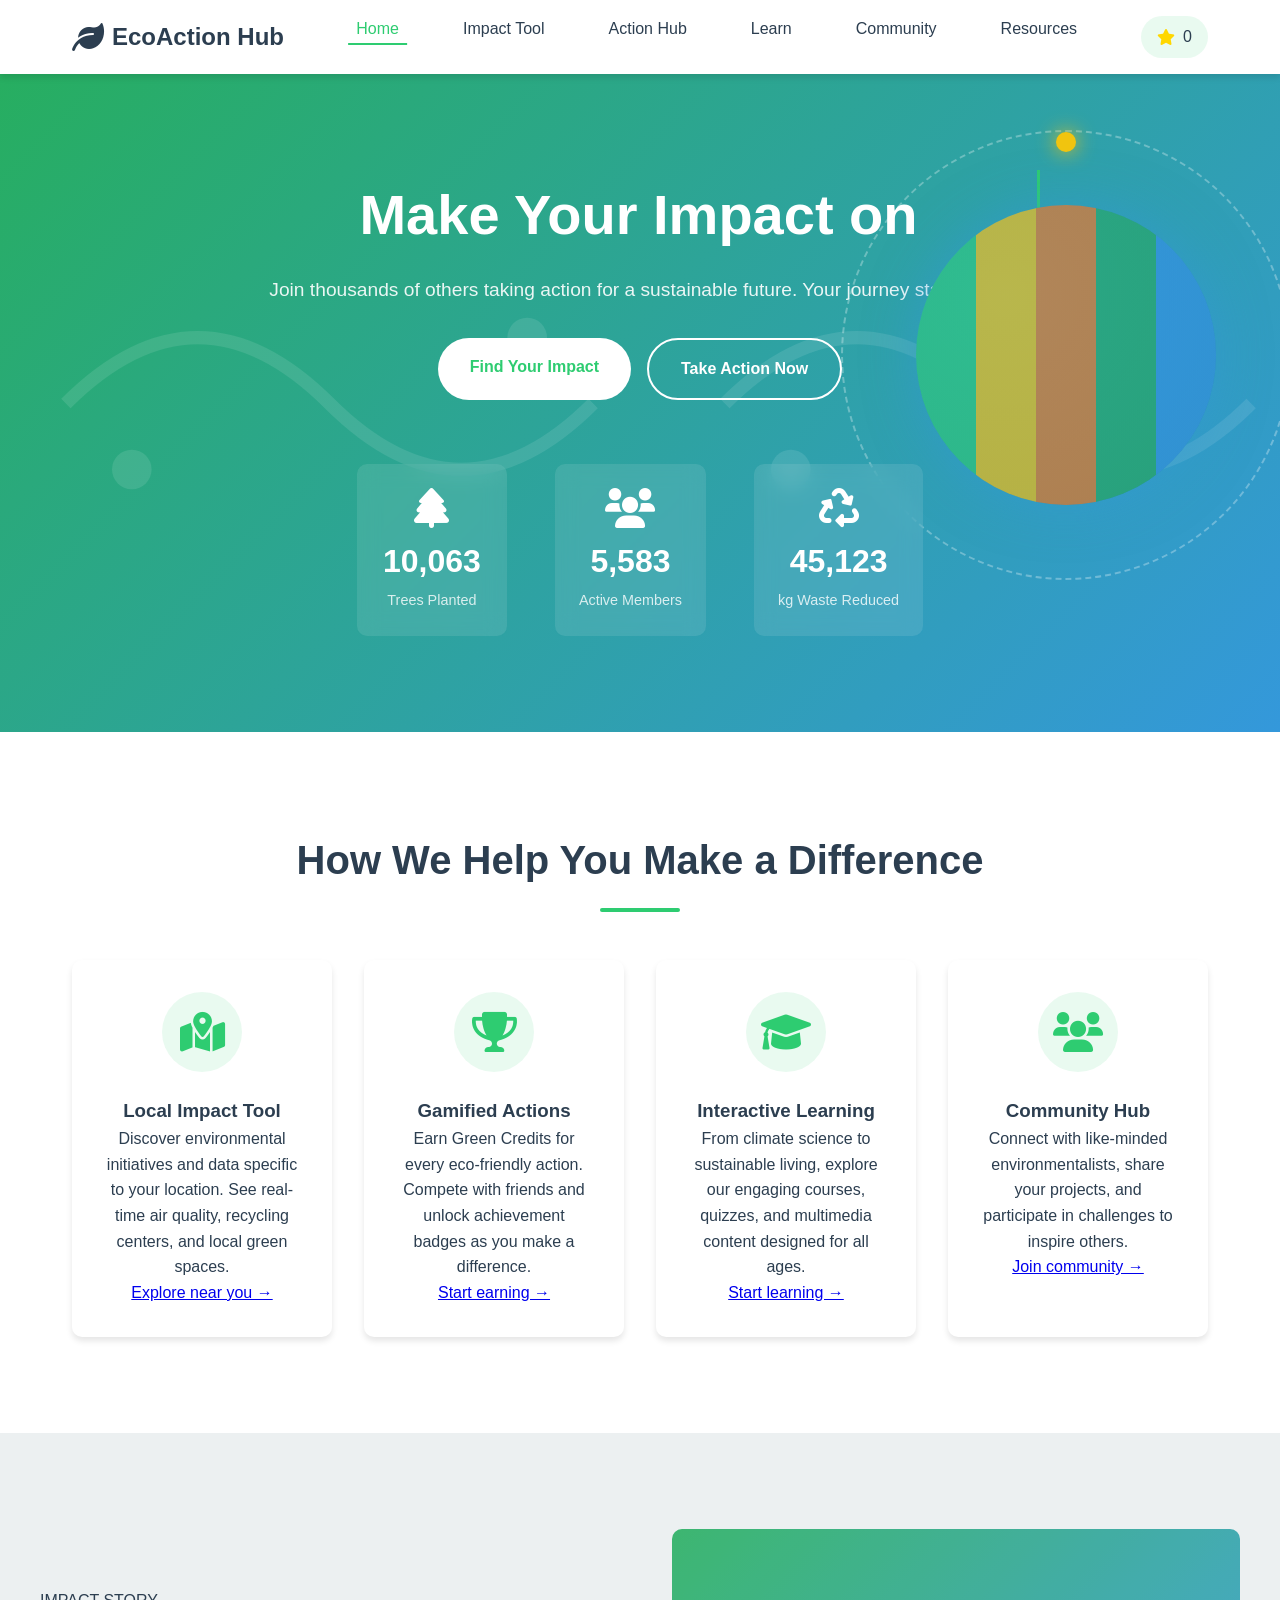
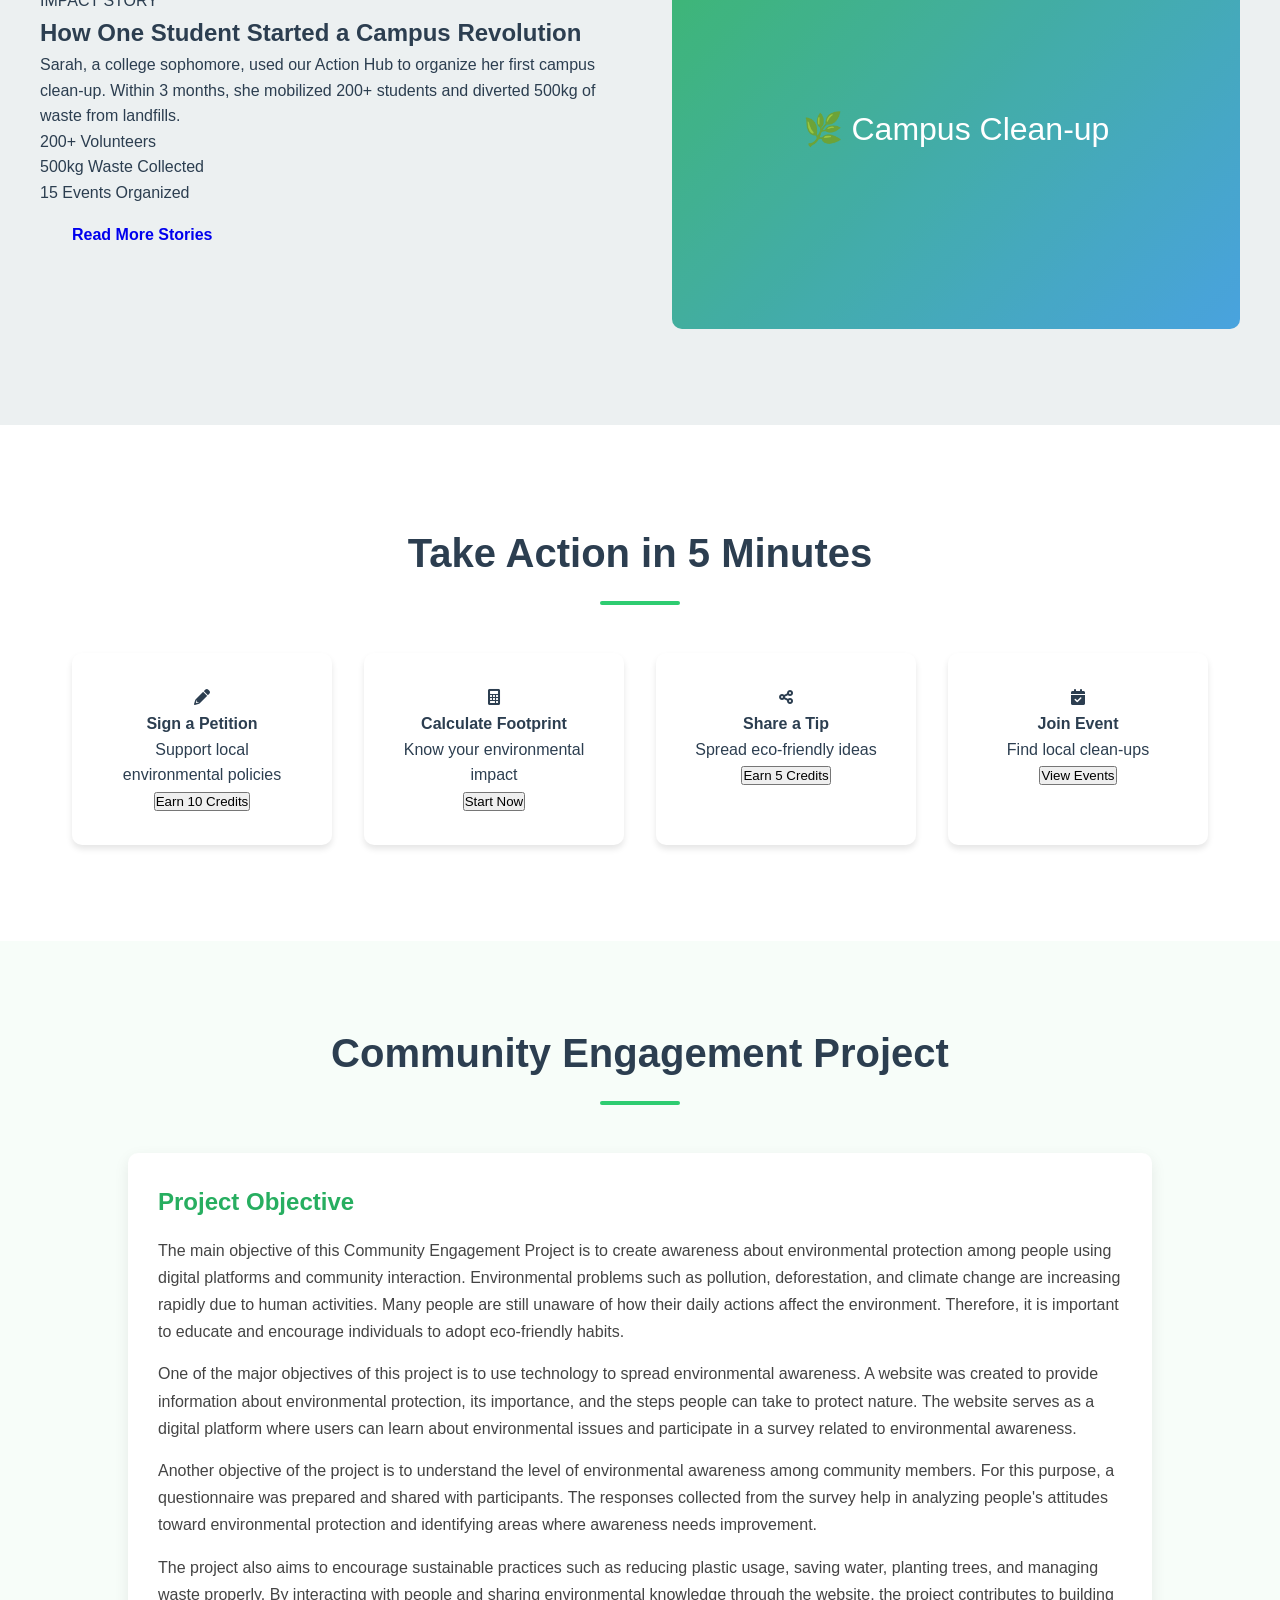
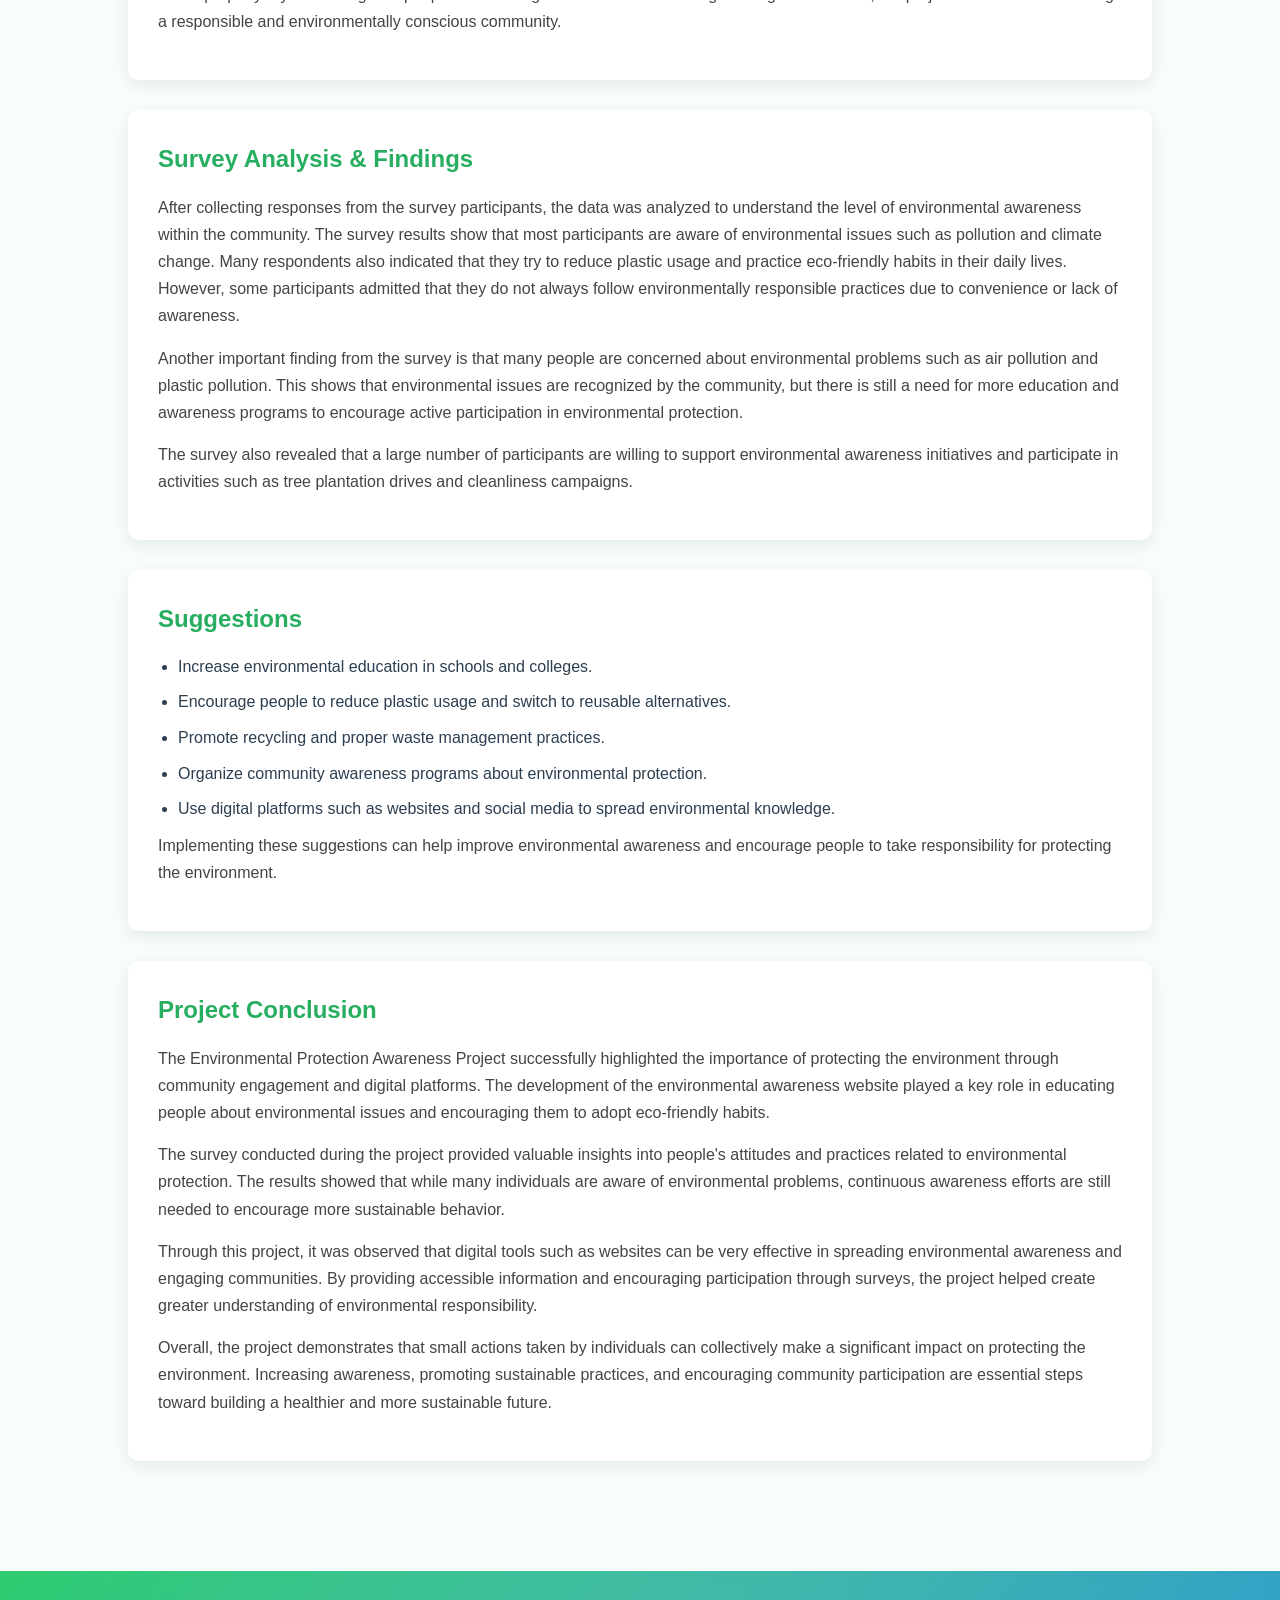
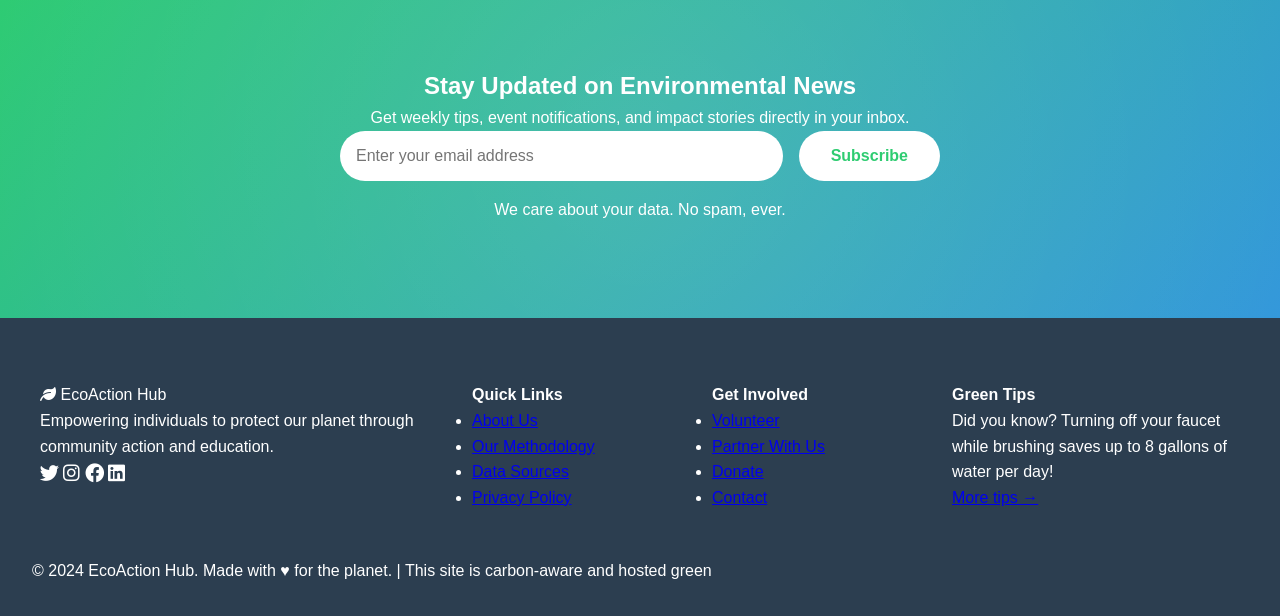
<file: index.html>
<!DOCTYPE html>
<html lang="en">
<head>
    <meta charset="UTF-8">
    <meta name="viewport" content="width=device-width, initial-scale=1.0, maximum-scale=1.0, user-scalable=yes">
    <meta name="theme-color" content="#2ecc71">
    <title>EcoAction Hub - Protect Our Environment</title>
    <link rel="stylesheet" href="style.css">
    <link rel="stylesheet" href="https://cdnjs.cloudflare.com/ajax/libs/font-awesome/6.0.0/css/all.min.css">
</head>
<body>
    <!-- Navigation Bar -->
    <nav class="navbar">
        <div class="nav-container">
            <a href="index.html" class="logo">
               <i class="fas fa-leaf"></i>
               <span>EcoAction Hub</span>
            </a>
            <ul class="nav-menu">
                <li><a href="index.html" class="active">Home</a></li>
                <li><a href="impact-tool.html">Impact Tool</a></li>
                <li><a href="action-hub.html">Action Hub</a></li>
                <li><a href="learning-portal.html">Learn</a></li>
                <li><a href="community.html">Community</a></li>
                <li><a href="resources.html">Resources</a></li>
            </ul>
            <div class="hamburger">
                <i class="fas fa-bars"></i>
            </div>
        </div>
    </nav>

    <!-- Hero Section with 3D Earth -->
    <header class="hero">
        <div class="hero-content">
            <h1>Make Your Impact on <br> Environment</h1>
            <p class="slide-in-up">Join thousands of others taking action for a sustainable future. Your journey starts here.</p>
            <div class="hero-buttons">
                <a href="impact-tool.html" class="btn btn-primary pulse">Find Your Impact</a>
                <a href="action-hub.html" class="btn btn-secondary">Take Action Now</a>
            </div>
        </div>
        
        <!-- 3D Earth Animation -->
        <div class="earth-container">
            <div class="earth-3d">
                <div class="earth-sphere">
                    <div class="earth-map"></div>
                </div>
                <div class="orbit">
                    <div class="satellite"></div>
                </div>
            </div>
        </div>
        
        <!-- Animated Stats -->
        <div class="hero-stats">
            <div class="stat-card">
                <i class="fas fa-tree"></i>
                <span class="stat-number" data-target="10234">0</span>
                <span class="stat-label">Trees Planted</span>
            </div>
            <div class="stat-card">
                <i class="fas fa-users"></i>
                <span class="stat-number" data-target="5678">0</span>
                <span class="stat-label">Active Members</span>
            </div>
            <div class="stat-card">
                <i class="fas fa-recycle"></i>
                <span class="stat-number" data-target="45890">0</span>
                <span class="stat-label">kg Waste Reduced</span>
            </div>
        </div>
    </header>

    <!-- Features Section -->
    <section class="features">
        <h2 class="section-title">How We Help You Make a Difference</h2>
        <div class="features-grid">
            <div class="feature-card">
                <div class="feature-icon">
                    <i class="fas fa-map-marked-alt"></i>
                </div>
                <h3>Local Impact Tool</h3>
                <p>Discover environmental initiatives and data specific to your location. See real-time air quality, recycling centers, and local green spaces.</p>
                <a href="impact-tool.html" class="feature-link">Explore near you →</a>
            </div>
            <div class="feature-card">
                <div class="feature-icon">
                    <i class="fas fa-trophy"></i>
                </div>
                <h3>Gamified Actions</h3>
                <p>Earn Green Credits for every eco-friendly action. Compete with friends and unlock achievement badges as you make a difference.</p>
                <a href="action-hub.html" class="feature-link">Start earning →</a>
            </div>
            <div class="feature-card">
                <div class="feature-icon">
                    <i class="fas fa-graduation-cap"></i>
                </div>
                <h3>Interactive Learning</h3>
                <p>From climate science to sustainable living, explore our engaging courses, quizzes, and multimedia content designed for all ages.</p>
                <a href="learning-portal.html" class="feature-link">Start learning →</a>
            </div>
            <div class="feature-card">
                <div class="feature-icon">
                    <i class="fas fa-users"></i>
                </div>
                <h3>Community Hub</h3>
                <p>Connect with like-minded environmentalists, share your projects, and participate in challenges to inspire others.</p>
                <a href="community.html" class="feature-link">Join community →</a>
            </div>
        </div>
    </section>

    <!-- Impact Story Section -->
    <section class="impact-story">
        <div class="story-container">
            <div class="story-content">
                <span class="story-tag">IMPACT STORY</span>
                <h2>How One Student Started a Campus Revolution</h2>
                <p>Sarah, a college sophomore, used our Action Hub to organize her first campus clean-up. Within 3 months, she mobilized 200+ students and diverted 500kg of waste from landfills.</p>
                <div class="story-metrics">
                    <div>
                        <span class="metric-number">200+</span>
                        <span>Volunteers</span>
                    </div>
                    <div>
                        <span class="metric-number">500kg</span>
                        <span>Waste Collected</span>
                    </div>
                    <div>
                        <span class="metric-number">15</span>
                        <span>Events Organized</span>
                    </div>
                </div>
                <a href="community.html#stories" class="btn btn-outline">Read More Stories</a>
            </div>
            <div class="story-image">
                <div class="image-placeholder">🌿 Campus Clean-up</div>
            </div>
        </div>
    </section>

    <!-- Quick Action Cards -->
    <section class="quick-actions">
        <h2 class="section-title">Take Action in 5 Minutes</h2>
        <div class="actions-grid">
            <div class="action-card small">
                <i class="fas fa-pencil-alt"></i>
                <h4>Sign a Petition</h4>
                <p>Support local environmental policies</p>
                <button class="btn-action" onclick="earnCredits(10)">Earn 10 Credits</button>
            </div>
            <div class="action-card small">
                <i class="fas fa-calculator"></i>
                <h4>Calculate Footprint</h4>
                <p>Know your environmental impact</p>
                <button class="btn-action" onclick="window.location.href='impact-tool.html'">Start Now</button>
            </div>
            <div class="action-card small">
                <i class="fas fa-share-alt"></i>
                <h4>Share a Tip</h4>
                <p>Spread eco-friendly ideas</p>
                <button class="btn-action" onclick="openTipModal()">Earn 5 Credits</button>
            </div>
            <div class="action-card small">
                <i class="fas fa-calendar-check"></i>
                <h4>Join Event</h4>
                <p>Find local clean-ups</p>
                <button class="btn-action" onclick="window.location.href='action-hub.html'">View Events</button>
            </div>
        </div>
    </section>

    <!-- Project Documentation Section -->
<section class="project-report">
    <div class="report-container">

        <h2 class="section-title">Community Engagement Project</h2>

        <!-- Objective -->
        <div class="report-block">
            <h3>Project Objective</h3>
            <p>
                The main objective of this Community Engagement Project is to create awareness about environmental protection among people using digital platforms and community interaction. Environmental problems such as pollution, deforestation, and climate change are increasing rapidly due to human activities. Many people are still unaware of how their daily actions affect the environment. Therefore, it is important to educate and encourage individuals to adopt eco-friendly habits.
            </p>

            <p>
                One of the major objectives of this project is to use technology to spread environmental awareness. A website was created to provide information about environmental protection, its importance, and the steps people can take to protect nature. The website serves as a digital platform where users can learn about environmental issues and participate in a survey related to environmental awareness.
            </p>

            <p>
                Another objective of the project is to understand the level of environmental awareness among community members. For this purpose, a questionnaire was prepared and shared with participants. The responses collected from the survey help in analyzing people's attitudes toward environmental protection and identifying areas where awareness needs improvement.
            </p>

            <p>
                The project also aims to encourage sustainable practices such as reducing plastic usage, saving water, planting trees, and managing waste properly. By interacting with people and sharing environmental knowledge through the website, the project contributes to building a responsible and environmentally conscious community.
            </p>
        </div>

        <!-- Analysis -->
        <div class="report-block">
            <h3>Survey Analysis & Findings</h3>

            <p>
                After collecting responses from the survey participants, the data was analyzed to understand the level of environmental awareness within the community. The survey results show that most participants are aware of environmental issues such as pollution and climate change. Many respondents also indicated that they try to reduce plastic usage and practice eco-friendly habits in their daily lives. However, some participants admitted that they do not always follow environmentally responsible practices due to convenience or lack of awareness.
            </p>

            <p>
                Another important finding from the survey is that many people are concerned about environmental problems such as air pollution and plastic pollution. This shows that environmental issues are recognized by the community, but there is still a need for more education and awareness programs to encourage active participation in environmental protection.
            </p>

            <p>
                The survey also revealed that a large number of participants are willing to support environmental awareness initiatives and participate in activities such as tree plantation drives and cleanliness campaigns.
            </p>
        </div>

        <!-- Suggestions -->
        <div class="report-block">
            <h3>Suggestions</h3>

            <ul class="suggestions-list">
                <li>Increase environmental education in schools and colleges.</li>
                <li>Encourage people to reduce plastic usage and switch to reusable alternatives.</li>
                <li>Promote recycling and proper waste management practices.</li>
                <li>Organize community awareness programs about environmental protection.</li>
                <li>Use digital platforms such as websites and social media to spread environmental knowledge.</li>
            </ul>

            <p>
                Implementing these suggestions can help improve environmental awareness and encourage people to take responsibility for protecting the environment.
            </p>
        </div>

        <!-- Conclusion -->
        <div class="report-block">
            <h3>Project Conclusion</h3>

            <p>
                The Environmental Protection Awareness Project successfully highlighted the importance of protecting the environment through community engagement and digital platforms. The development of the environmental awareness website played a key role in educating people about environmental issues and encouraging them to adopt eco-friendly habits.
            </p>

            <p>
                The survey conducted during the project provided valuable insights into people's attitudes and practices related to environmental protection. The results showed that while many individuals are aware of environmental problems, continuous awareness efforts are still needed to encourage more sustainable behavior.
            </p>

            <p>
                Through this project, it was observed that digital tools such as websites can be very effective in spreading environmental awareness and engaging communities. By providing accessible information and encouraging participation through surveys, the project helped create greater understanding of environmental responsibility.
            </p>

            <p>
                Overall, the project demonstrates that small actions taken by individuals can collectively make a significant impact on protecting the environment. Increasing awareness, promoting sustainable practices, and encouraging community participation are essential steps toward building a healthier and more sustainable future.
            </p>
        </div>

    </div>
</section>

    <!-- Newsletter Section -->
    <section class="newsletter">
        <div class="newsletter-container">
            <h2>Stay Updated on Environmental News</h2>
            <p>Get weekly tips, event notifications, and impact stories directly in your inbox.</p>
            <form class="newsletter-form" id="newsletterForm">
                <input type="email" placeholder="Enter your email address" required>
                <button type="submit" class="btn btn-primary">Subscribe</button>
            </form>
            <p class="privacy-note">We care about your data. No spam, ever.</p>
        </div>
    </section>

    <!-- Footer -->
    <footer class="footer">
        <div class="footer-container">
            <div class="footer-section">
                <div class="footer-logo">
                    <i class="fas fa-leaf"></i>
                    <span>EcoAction Hub</span>
                </div>
                <p>Empowering individuals to protect our planet through community action and education.</p>
                <div class="social-links">
                    <a href="#"><i class="fab fa-twitter"></i></a>
                    <a href="#"><i class="fab fa-instagram"></i></a>
                    <a href="#"><i class="fab fa-facebook"></i></a>
                    <a href="#"><i class="fab fa-linkedin"></i></a>
                </div>
            </div>
            <div class="footer-section">
                <h4>Quick Links</h4>
                <ul>
                    <li><a href="#">About Us</a></li>
                    <li><a href="#">Our Methodology</a></li>
                    <li><a href="#">Data Sources</a></li>
                    <li><a href="#">Privacy Policy</a></li>
                </ul>
            </div>
            <div class="footer-section">
                <h4>Get Involved</h4>
                <ul>
                    <li><a href="#">Volunteer</a></li>
                    <li><a href="#">Partner With Us</a></li>
                    <li><a href="#">Donate</a></li>
                    <li><a href="#">Contact</a></li>
                </ul>
            </div>
            <div class="footer-section">
                <h4>Green Tips</h4>
                <p>Did you know? Turning off your faucet while brushing saves up to 8 gallons of water per day!</p>
                <a href="#" class="tip-link">More tips →</a>
            </div>
        </div>
        <div class="footer-bottom">
            <p>&copy; 2024 EcoAction Hub. Made with ♥ for the planet. | This site is carbon-aware and hosted green</p>
        </div>
    </footer>

    <!-- Tip Modal -->
    <div id="tipModal" class="modal">
        <div class="modal-content">
            <span class="close">&times;</span>
            <h3>Share Your Eco-Tip</h3>
            <textarea id="tipInput" placeholder="What's your favorite way to help the environment?" rows="4"></textarea>
            <button onclick="submitTip()" class="btn btn-primary">Submit Tip</button>
        </div>
    </div>

    <script src="main.js"></script>
    <script src="animations.js"></script>
</body>
</html>
</file>
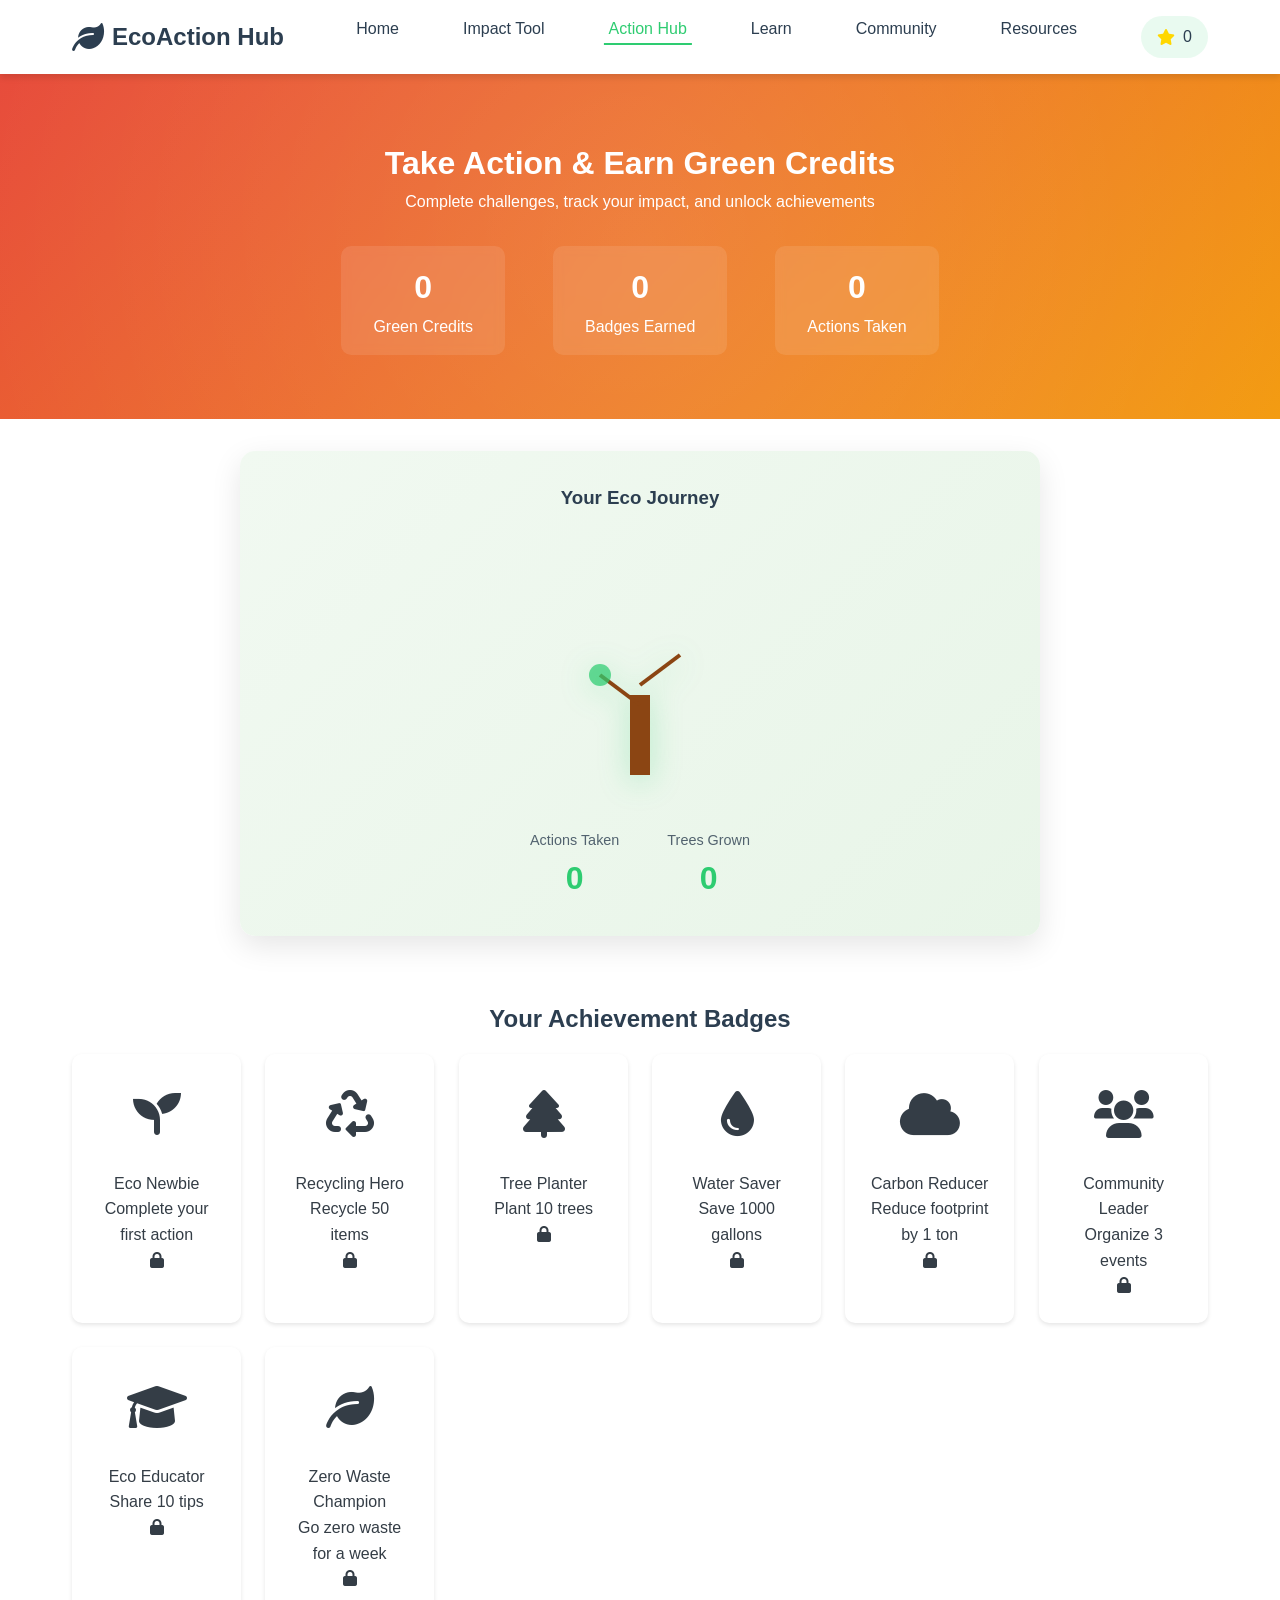
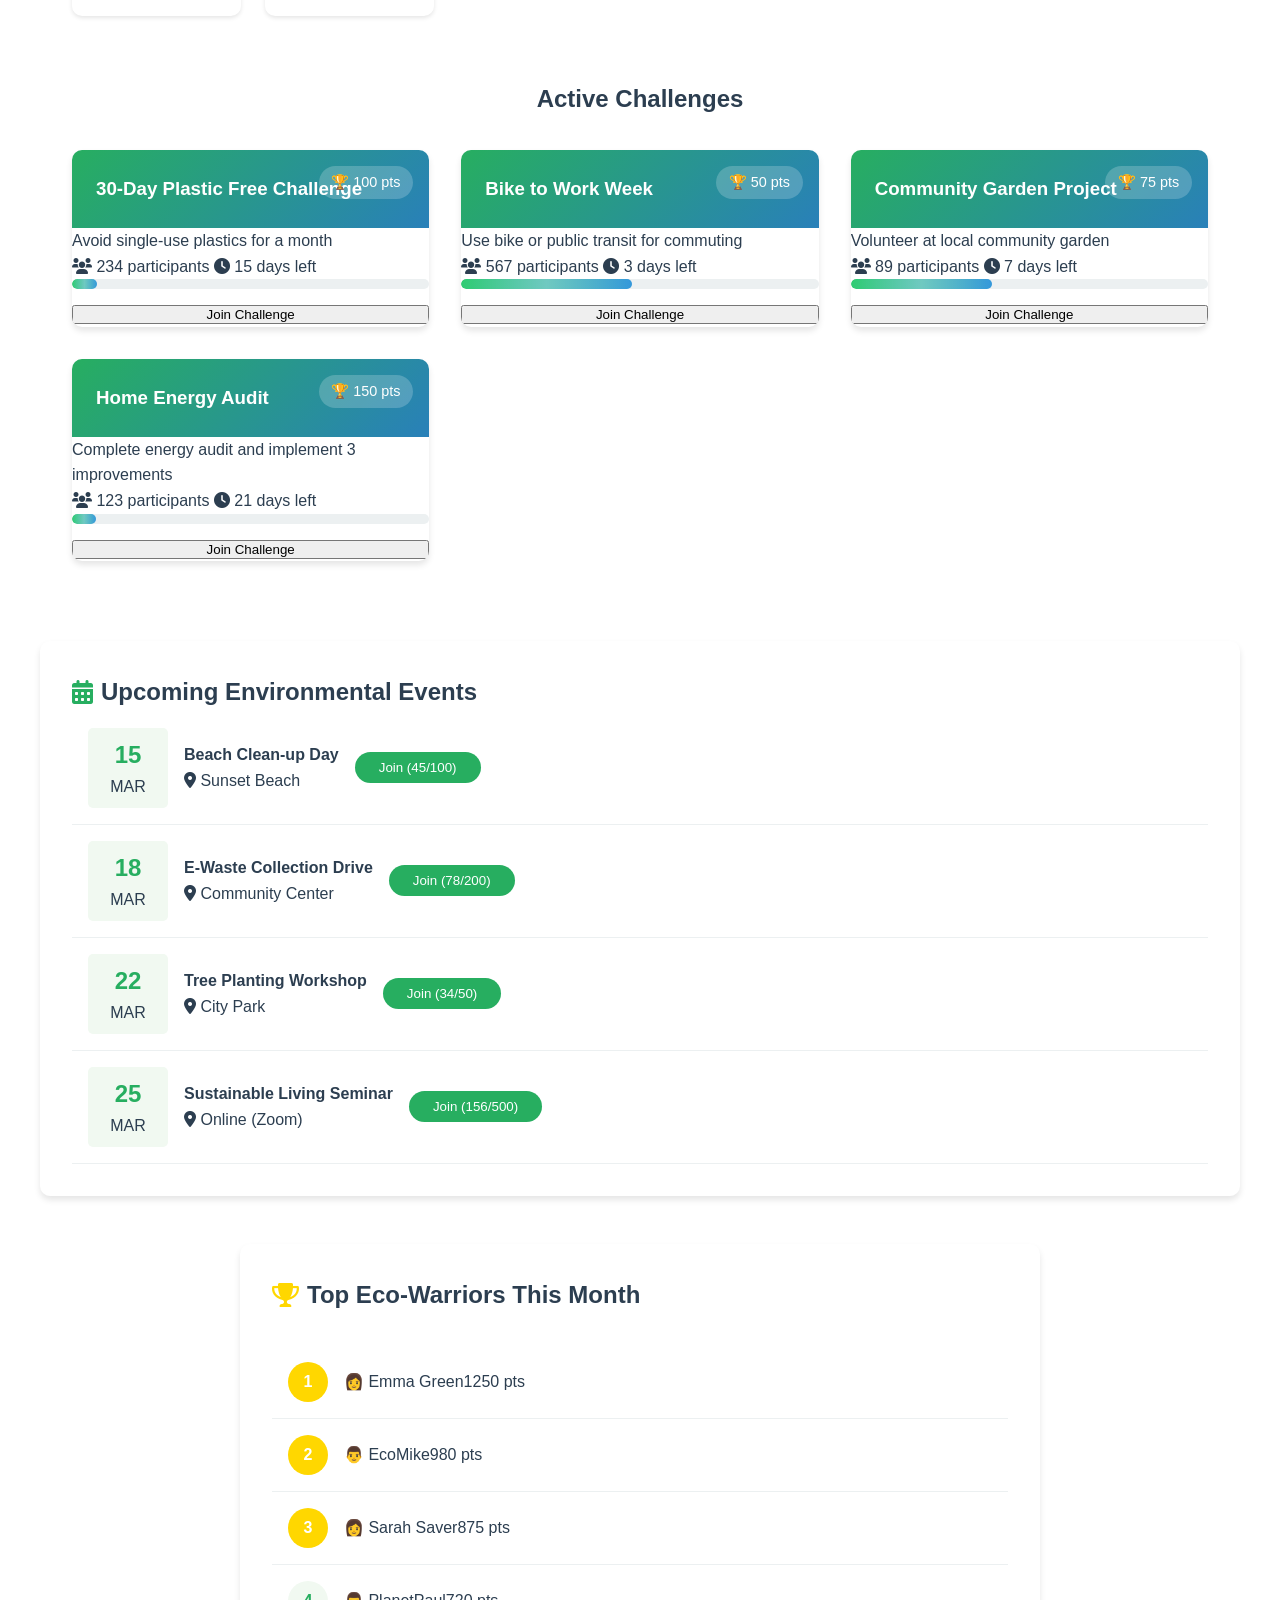
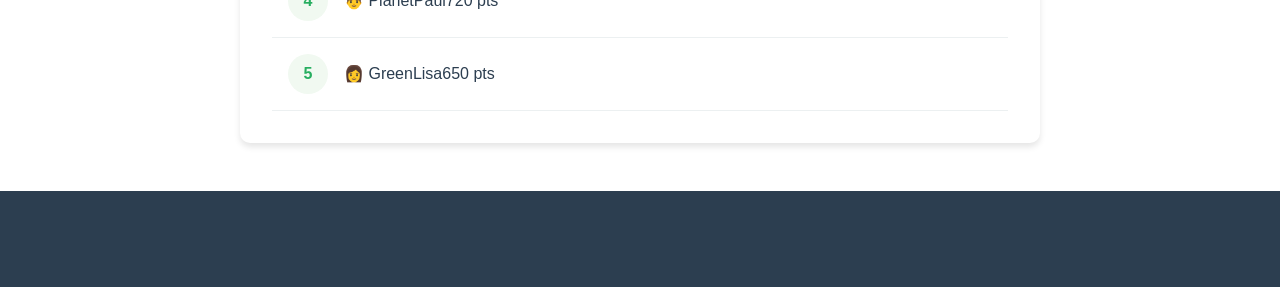
<file: action-hub.html>
<!DOCTYPE html>
<html lang="en">
<head>
    <meta charset="UTF-8">
    <meta name="viewport" content="width=device-width, initial-scale=1.0, maximum-scale=1.0, user-scalable=yes">
    <meta name="theme-color" content="#2ecc71">
    <title>Action Hub - EcoAction Hub</title>
    <link rel="stylesheet" href="style.css">
    <link rel="stylesheet" href="https://cdnjs.cloudflare.com/ajax/libs/font-awesome/6.0.0/css/all.min.css">
    <style>
        .action-hub-header {
            background: linear-gradient(135deg, #e74c3c, #f39c12);
            color: white;
            padding: 4rem 2rem;
            text-align: center;
            position: relative;
            overflow: hidden;
        }
        
        .action-hub-header::before {
            content: '';
            position: absolute;
            top: -50%;
            left: -50%;
            width: 200%;
            height: 200%;
            background: radial-gradient(circle, rgba(255,255,255,0.1) 0%, transparent 50%);
            animation: rotate 20s linear infinite;
        }
        
        .user-stats {
            display: flex;
            justify-content: center;
            gap: 3rem;
            margin-top: 2rem;
            position: relative;
            z-index: 2;
        }
        
        .user-stat {
            background: rgba(255,255,255,0.1);
            padding: 1rem 2rem;
            border-radius: 10px;
            backdrop-filter: blur(5px);
            animation: float 6s ease-in-out infinite;
        }
        
        .user-stat:nth-child(1) { animation-delay: 0s; }
        .user-stat:nth-child(2) { animation-delay: 0.2s; }
        .user-stat:nth-child(3) { animation-delay: 0.4s; }
        
        .user-stat .number {
            font-size: 2rem;
            font-weight: bold;
            display: block;
        }
        
        /* Progress Tree */
        .progress-tree {
            background: linear-gradient(135deg, #f1f9f1, #e8f5e8);
            border-radius: 15px;
            padding: 2rem;
            margin: 2rem auto;
            max-width: 800px;
            box-shadow: 0 10px 30px rgba(0,0,0,0.1);
        }
        
        .tree-container {
            display: flex;
            flex-direction: column;
            align-items: center;
            gap: 2rem;
        }
        
        .tree-svg {
            width: 200px;
            height: 250px;
            filter: drop-shadow(0 5px 15px rgba(46,204,113,0.3));
        }
        
        .tree-svg rect,
        .tree-svg line,
        .tree-svg circle {
            transition: all 0.3s ease;
        }
        
        .progress-stats {
            display: flex;
            gap: 3rem;
            justify-content: center;
        }
        
        .stat-item {
            text-align: center;
            animation: countUp 1s ease-out;
        }
        
        .stat-value {
            font-size: 2rem;
            font-weight: bold;
            color: #2ecc71;
            display: block;
        }
        
        .badge-container {
            max-width: 1200px;
            margin: 2rem auto;
            padding: 2rem;
        }
        
        .badge-grid {
            display: grid;
            grid-template-columns: repeat(auto-fit, minmax(150px, 1fr));
            gap: 1.5rem;
            margin-top: 1rem;
        }
        
        .badge-card {
            background: white;
            padding: 1.5rem;
            border-radius: 10px;
            text-align: center;
            box-shadow: 0 2px 4px rgba(0,0,0,0.1);
            transition: all 0.3s ease;
            position: relative;
            cursor: pointer;
            animation: zoomIn 0.5s ease;
            animation-fill-mode: both;
        }
        
        .badge-card:nth-child(1) { animation-delay: 0.1s; }
        .badge-card:nth-child(2) { animation-delay: 0.2s; }
        .badge-card:nth-child(3) { animation-delay: 0.3s; }
        .badge-card:nth-child(4) { animation-delay: 0.4s; }
        .badge-card:nth-child(5) { animation-delay: 0.5s; }
        .badge-card:nth-child(6) { animation-delay: 0.6s; }
        .badge-card:nth-child(7) { animation-delay: 0.7s; }
        .badge-card:nth-child(8) { animation-delay: 0.8s; }
        
        .badge-card.locked {
            opacity: 0.5;
            filter: grayscale(0.5);
        }
        
        .badge-card.unlocked {
            border: 2px solid #27ae60;
            animation: pulse 2s infinite;
        }
        
        .badge-card:hover {
            transform: translateY(-5px) scale(1.05);
            box-shadow: 0 8px 16px rgba(0,0,0,0.15);
        }
        
        .badge-icon {
            font-size: 3rem;
            margin-bottom: 1rem;
        }
        
        .badge-icon i {
            animation: bounce 2s infinite;
        }
        
        .challenge-grid {
            display: grid;
            grid-template-columns: repeat(auto-fit, minmax(300px, 1fr));
            gap: 2rem;
            padding: 2rem;
            max-width: 1200px;
            margin: 0 auto;
        }
        
        .challenge-card {
            background: white;
            border-radius: 10px;
            overflow: hidden;
            box-shadow: 0 4px 6px rgba(0,0,0,0.1);
            transition: all 0.3s ease;
            animation: slideInUp 0.5s ease;
            animation-fill-mode: both;
        }
        
        .challenge-card:nth-child(1) { animation-delay: 0.1s; }
        .challenge-card:nth-child(2) { animation-delay: 0.2s; }
        .challenge-card:nth-child(3) { animation-delay: 0.3s; }
        .challenge-card:nth-child(4) { animation-delay: 0.4s; }
        
        .challenge-card:hover {
            transform: translateY(-5px);
            box-shadow: 0 12px 24px rgba(0,0,0,0.15);
        }
        
        .challenge-header {
            background: linear-gradient(135deg, #27ae60, #2980b9);
            color: white;
            padding: 1.5rem;
            position: relative;
        }
        
        .challenge-points {
            position: absolute;
            top: 1rem;
            right: 1rem;
            background: rgba(255,255,255,0.2);
            padding: 0.3rem 0.8rem;
            border-radius: 50px;
            font-size: 0.9rem;
            animation: pulse 2s infinite;
        }
        
        .event-calendar {
            max-width: 1200px;
            margin: 3rem auto;
            padding: 2rem;
            background: white;
            border-radius: 10px;
            box-shadow: 0 4px 6px rgba(0,0,0,0.1);
        }
        
        .event-item {
            display: flex;
            align-items: center;
            padding: 1rem;
            border-bottom: 1px solid #ecf0f1;
            gap: 1rem;
            transition: all 0.3s ease;
            animation: slideInLeft 0.5s ease;
            animation-fill-mode: both;
        }
        
        .event-item:nth-child(1) { animation-delay: 0.1s; }
        .event-item:nth-child(2) { animation-delay: 0.2s; }
        .event-item:nth-child(3) { animation-delay: 0.3s; }
        .event-item:nth-child(4) { animation-delay: 0.4s; }
        
        .event-item:hover {
            background: #f8f9fa;
            transform: translateX(10px);
        }
        
        .event-date {
            min-width: 80px;
            text-align: center;
            background: #f1f9f1;
            padding: 0.5rem;
            border-radius: 5px;
        }
        
        .event-date .day {
            font-size: 1.5rem;
            font-weight: bold;
            color: #27ae60;
            display: block;
        }
        
        .join-btn {
            padding: 0.5rem 1.5rem;
            background: #27ae60;
            color: white;
            border: none;
            border-radius: 50px;
            cursor: pointer;
            transition: all 0.3s ease;
        }
        
        .join-btn:hover {
            background: #219a52;
            transform: translateY(-2px);
            box-shadow: 0 5px 15px rgba(39,174,96,0.3);
        }
        
        .join-btn.joined {
            background: #7f8c8d;
            cursor: default;
        }
        
        .leaderboard {
            max-width: 800px;
            margin: 3rem auto;
            padding: 2rem;
            background: white;
            border-radius: 10px;
            box-shadow: 0 4px 6px rgba(0,0,0,0.1);
        }
        
        .leaderboard-item {
            display: flex;
            align-items: center;
            padding: 1rem;
            border-bottom: 1px solid #ecf0f1;
            animation: slideInRight 0.5s ease;
            animation-fill-mode: both;
        }
        
        .leaderboard-item:nth-child(1) { animation-delay: 0.1s; }
        .leaderboard-item:nth-child(2) { animation-delay: 0.2s; }
        .leaderboard-item:nth-child(3) { animation-delay: 0.3s; }
        .leaderboard-item:nth-child(4) { animation-delay: 0.4s; }
        .leaderboard-item:nth-child(5) { animation-delay: 0.5s; }
        
        .leaderboard-rank {
            width: 40px;
            height: 40px;
            background: #f1f9f1;
            border-radius: 50%;
            display: flex;
            align-items: center;
            justify-content: center;
            font-weight: bold;
            color: #27ae60;
            margin-right: 1rem;
        }
        
        .leaderboard-rank.top-3 {
            background: gold;
            color: white;
            animation: pulse 2s infinite;
        }
    </style>
</head>
<body>
    <nav class="navbar">
        <div class="nav-container">
             <a href="index.html" class="logo">
               <i class="fas fa-leaf"></i>
               <span>EcoAction Hub</span>
            </a>

            <ul class="nav-menu">
                <li><a href="index.html">Home</a></li>
                <li><a href="impact-tool.html">Impact Tool</a></li>
                <li><a href="action-hub.html" class="active">Action Hub</a></li>
                <li><a href="learning-portal.html">Learn</a></li>
                <li><a href="community.html">Community</a></li>
                <li><a href="resources.html">Resources</a></li>
            </ul>
            <div class="hamburger">
                <i class="fas fa-bars"></i>
            </div>
        </div>
    </nav>
    
    <div class="action-hub-header">
        <h1 class="glow">Take Action & Earn Green Credits</h1>
        <p>Complete challenges, track your impact, and unlock achievements</p>
        
        <div class="user-stats">
            <div class="user-stat">
                <span class="number" id="userPoints">0</span>
                <span>Green Credits</span>
            </div>
            <div class="user-stat">
                <span class="number" id="userBadges">0</span>
                <span>Badges Earned</span>
            </div>
            <div class="user-stat">
                <span class="number" id="userActions">0</span>
                <span>Actions Taken</span>
            </div>
        </div>
    </div>
    
    <!-- Progress Tree -->
    <div class="progress-tree">
        <h3 style="text-align: center; margin-bottom: 2rem;">Your Eco Journey</h3>
        <div class="tree-container">
            <svg viewBox="0 0 200 250" class="tree-svg">
                <!-- Tree trunk -->
                <rect x="90" y="150" width="20" height="80" fill="#8B4513">
                    <animate attributeName="height" from="0" to="80" dur="1.5s" fill="freeze" />
                </rect>
                
                <!-- Branches -->
                <line x1="100" y1="160" x2="60" y2="130" stroke="#8B4513" stroke-width="4">
                    <animate attributeName="x2" from="100" to="60" dur="1s" fill="freeze" />
                    <animate attributeName="y2" from="160" to="130" dur="1s" fill="freeze" />
                </line>
                <line x1="100" y1="140" x2="140" y2="110" stroke="#8B4513" stroke-width="4">
                    <animate attributeName="x2" from="100" to="140" dur="1s" fill="freeze" />
                    <animate attributeName="y2" from="140" to="110" dur="1s" fill="freeze" />
                </line>
                
                <!-- Leaves -->
                <circle cx="60" cy="130" r="15" fill="#2ecc71" opacity="0" class="tree-leaf">
                    <animate attributeName="opacity" from="0" to="1" dur="0.5s" fill="freeze" begin="1.5s" />
                    <animate attributeName="r" from="0" to="15" dur="0.5s" fill="freeze" begin="1.5s" />
                </circle>
                <circle cx="140" cy="110" r="15" fill="#2ecc71" opacity="0" class="tree-leaf">
                    <animate attributeName="opacity" from="0" to="1" dur="0.5s" fill="freeze" begin="2s" />
                    <animate attributeName="r" from="0" to="15" dur="0.5s" fill="freeze" begin="2s" />
                </circle>
                <circle cx="100" cy="90" r="20" fill="#2ecc71" opacity="0" class="tree-leaf">
                    <animate attributeName="opacity" from="0" to="1" dur="0.5s" fill="freeze" begin="2.5s" />
                    <animate attributeName="r" from="0" to="20" dur="0.5s" fill="freeze" begin="2.5s" />
                </circle>
                
                <!-- Fruits -->
                <circle cx="45" cy="125" r="5" fill="#e74c3c" opacity="0" class="tree-fruit">
                    <animate attributeName="opacity" from="0" to="1" dur="0.3s" fill="freeze" begin="3s" />
                </circle>
                <circle cx="130" cy="105" r="5" fill="#e74c3c" opacity="0" class="tree-fruit">
                    <animate attributeName="opacity" from="0" to="1" dur="0.3s" fill="freeze" begin="3.2s" />
                </circle>
                <circle cx="95" cy="80" r="5" fill="#e74c3c" opacity="0" class="tree-fruit">
                    <animate attributeName="opacity" from="0" to="1" dur="0.3s" fill="freeze" begin="3.4s" />
                </circle>
            </svg>
            
            <div class="progress-stats">
                <div class="stat-item">
                    <span class="stat-label">Actions Taken</span>
                    <span class="stat-value" id="actionCount">0</span>
                </div>
                <div class="stat-item">
                    <span class="stat-label">Trees Grown</span>
                    <span class="stat-value" id="treeCount">0</span>
                </div>
            </div>
        </div>
    </div>
    
    <!-- Badge Showcase -->
    <div class="badge-container">
        <h2 style="text-align: center;">Your Achievement Badges</h2>
        <div class="badge-grid" id="badgeGrid"></div>
    </div>
    
    <!-- Active Challenges -->
    <h2 style="text-align: center; margin-top: 2rem;">Active Challenges</h2>
    <div class="challenge-grid" id="challengeGrid"></div>
    
    <!-- Upcoming Events -->
    <div class="event-calendar">
        <h2 style="display: flex; align-items: center; gap: 0.5rem;">
            <i class="fas fa-calendar-alt" style="color: #27ae60;"></i>
            Upcoming Environmental Events
        </h2>
        <div class="event-list" id="eventList"></div>
    </div>
    
    <!-- Leaderboard -->
    <div class="leaderboard">
        <h2 style="display: flex; align-items: center; gap: 0.5rem; margin-bottom: 2rem;">
            <i class="fas fa-trophy" style="color: gold;"></i>
            Top Eco-Warriors This Month
        </h2>
        <div id="leaderboardList"></div>
    </div>
    
    <footer class="footer">
        <!-- Same footer as index.html -->
    </footer>
    
    <script>
        let userStats = {
            points: parseInt(localStorage.getItem('userCredits') || '0'),
            badges: [],
            actions: parseInt(localStorage.getItem('userActions') || '0')
        };
        
        const badges = [
            { id: 1, name: 'Eco Newbie', desc: 'Complete your first action', icon: 'fa-seedling', requirement: 1 },
            { id: 2, name: 'Recycling Hero', desc: 'Recycle 50 items', icon: 'fa-recycle', requirement: 50 },
            { id: 3, name: 'Tree Planter', desc: 'Plant 10 trees', icon: 'fa-tree', requirement: 10 },
            { id: 4, name: 'Water Saver', desc: 'Save 1000 gallons', icon: 'fa-tint', requirement: 1000 },
            { id: 5, name: 'Carbon Reducer', desc: 'Reduce footprint by 1 ton', icon: 'fa-cloud', requirement: 1 },
            { id: 6, name: 'Community Leader', desc: 'Organize 3 events', icon: 'fa-users', requirement: 3 },
            { id: 7, name: 'Eco Educator', desc: 'Share 10 tips', icon: 'fa-graduation-cap', requirement: 10 },
            { id: 8, name: 'Zero Waste Champion', desc: 'Go zero waste for a week', icon: 'fa-leaf', requirement: 1 }
        ];
        
        const challenges = [
            {
                id: 1,
                title: '30-Day Plastic Free Challenge',
                description: 'Avoid single-use plastics for a month',
                points: 100,
                participants: 234,
                daysLeft: 15
            },
            {
                id: 2,
                title: 'Bike to Work Week',
                description: 'Use bike or public transit for commuting',
                points: 50,
                participants: 567,
                daysLeft: 3
            },
            {
                id: 3,
                title: 'Community Garden Project',
                description: 'Volunteer at local community garden',
                points: 75,
                participants: 89,
                daysLeft: 7
            },
            {
                id: 4,
                title: 'Home Energy Audit',
                description: 'Complete energy audit and implement 3 improvements',
                points: 150,
                participants: 123,
                daysLeft: 21
            }
        ];
        
        const events = [
            {
                day: 15,
                month: 'MAR',
                title: 'Beach Clean-up Day',
                location: 'Sunset Beach',
                participants: 45,
                maxParticipants: 100
            },
            {
                day: 18,
                month: 'MAR',
                title: 'E-Waste Collection Drive',
                location: 'Community Center',
                participants: 78,
                maxParticipants: 200
            },
            {
                day: 22,
                month: 'MAR',
                title: 'Tree Planting Workshop',
                location: 'City Park',
                participants: 34,
                maxParticipants: 50
            },
            {
                day: 25,
                month: 'MAR',
                title: 'Sustainable Living Seminar',
                location: 'Online (Zoom)',
                participants: 156,
                maxParticipants: 500
            }
        ];
        
        const leaderboard = [
            { name: 'Emma Green', points: 1250, avatar: '👩' },
            { name: 'EcoMike', points: 980, avatar: '👨' },
            { name: 'Sarah Saver', points: 875, avatar: '👩' },
            { name: 'PlanetPaul', points: 720, avatar: '👨' },
            { name: 'GreenLisa', points: 650, avatar: '👩' }
        ];
        
        function loadBadges() {
            const badgeGrid = document.getElementById('badgeGrid');
            if (!badgeGrid) return;
            
            badgeGrid.innerHTML = badges.map(badge => {
                const isUnlocked = userStats.actions >= badge.requirement;
                return `
                    <div class="badge-card ${isUnlocked ? 'unlocked' : 'locked'}">
                        <div class="badge-icon">
                            <i class="fas ${badge.icon}"></i>
                        </div>
                        <div class="badge-name">${badge.name}</div>
                        <div class="badge-desc">${badge.desc}</div>
                        ${!isUnlocked ? '<i class="fas fa-lock"></i>' : ''}
                    </div>
                `;
            }).join('');
        }
        
        function loadChallenges() {
            const challengeGrid = document.getElementById('challengeGrid');
            if (!challengeGrid) return;
            
            challengeGrid.innerHTML = challenges.map(challenge => `
                <div class="challenge-card">
                    <div class="challenge-header">
                        <h3>${challenge.title}</h3>
                        <span class="challenge-points">🏆 ${challenge.points} pts</span>
                    </div>
                    <div class="challenge-body">
                        <p>${challenge.description}</p>
                        <div class="challenge-meta">
                            <span><i class="fas fa-users"></i> ${challenge.participants} participants</span>
                            <span><i class="fas fa-clock"></i> ${challenge.daysLeft} days left</span>
                        </div>
                        <div class="progress-bar">
                            <div class="progress-fill" style="width: ${Math.random() * 100}%"></div>
                        </div>
                        <button onclick="joinChallenge(${challenge.id})" class="btn-action" style="margin-top: 1rem; width: 100%;">
                            Join Challenge
                        </button>
                    </div>
                </div>
            `).join('');
        }
        
        function loadEvents() {
            const eventList = document.getElementById('eventList');
            if (!eventList) return;
            
            eventList.innerHTML = events.map(event => `
                <div class="event-item">
                    <div class="event-date">
                        <span class="day">${event.day}</span>
                        <span class="month">${event.month}</span>
                    </div>
                    <div class="event-details">
                        <h4>${event.title}</h4>
                        <p><i class="fas fa-map-marker-alt"></i> ${event.location}</p>
                    </div>
                    <button onclick="joinEvent(this)" class="join-btn">
                        Join (${event.participants}/${event.maxParticipants})
                    </button>
                </div>
            `).join('');
        }
        
        function loadLeaderboard() {
            const leaderboardList = document.getElementById('leaderboardList');
            if (!leaderboardList) return;
            
            leaderboardList.innerHTML = leaderboard.map((user, index) => `
                <div class="leaderboard-item">
                    <div class="leaderboard-rank ${index < 3 ? 'top-3' : ''}">${index + 1}</div>
                    <div class="leaderboard-info">
                        <span class="leaderboard-name">${user.avatar} ${user.name}</span>
                    </div>
                    <div class="leaderboard-points">${user.points} pts</div>
                </div>
            `).join('');
        }
        
        function joinChallenge(challengeId) {
            const challenge = challenges.find(c => c.id === challengeId);
            if (challenge) {
                userStats.actions++;
                userStats.points += challenge.points;
                updateUserStats();
                showNotification(`Joined ${challenge.title}! +${challenge.points} credits`, 'success');
            }
        }
        
        function joinEvent(button) {
            if (button.classList.contains('joined')) return;
            
            button.classList.add('joined');
            button.textContent = 'Joined!';
            userStats.actions++;
            userStats.points += 10;
            updateUserStats();
            showNotification('Event joined! See you there! +10 credits', 'success');
        }
        
        function updateUserStats() {
            document.getElementById('userPoints').textContent = userStats.points;
            document.getElementById('userBadges').textContent = userStats.badges.length;
            document.getElementById('userActions').textContent = userStats.actions;
            document.getElementById('actionCount').textContent = userStats.actions;
            document.getElementById('treeCount').textContent = Math.floor(userStats.actions / 5);
            
            // Update tree leaves based on actions
            const leaves = document.querySelectorAll('.tree-leaf');
            const fruits = document.querySelectorAll('.tree-fruit');
            
            leaves.forEach((leaf, index) => {
                if (userStats.actions > index * 5) {
                    leaf.style.opacity = '1';
                }
            });
            
            fruits.forEach((fruit, index) => {
                if (userStats.actions > index * 10 + 10) {
                    fruit.style.opacity = '1';
                }
            });
            
            loadBadges();
            
            localStorage.setItem('userCredits', userStats.points);
            localStorage.setItem('userActions', userStats.actions);
        }
        
        document.addEventListener('DOMContentLoaded', function() {
            loadBadges();
            loadChallenges();
            loadEvents();
            loadLeaderboard();
            updateUserStats();
        });
    </script>
    
    <script src="main.js"></script>
    <script src="animations.js"></script>
</body>
</html>
</file>
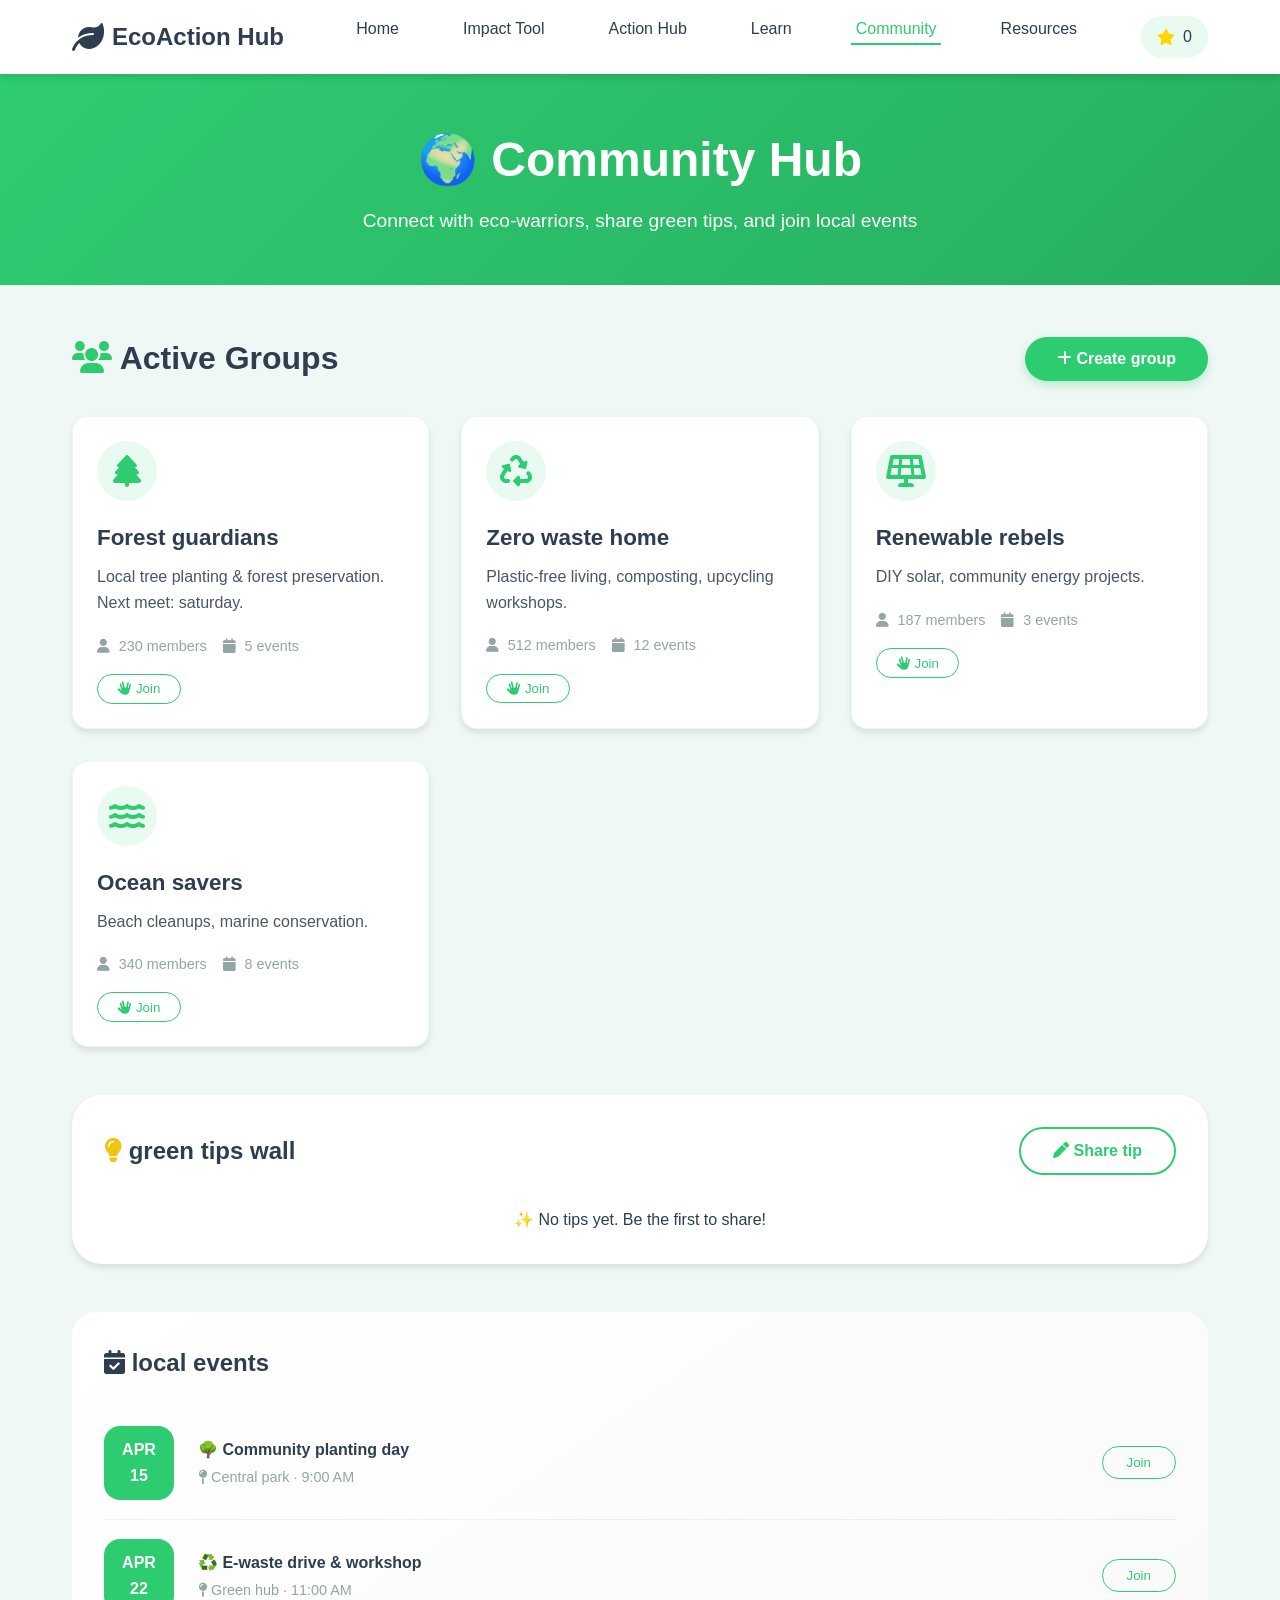
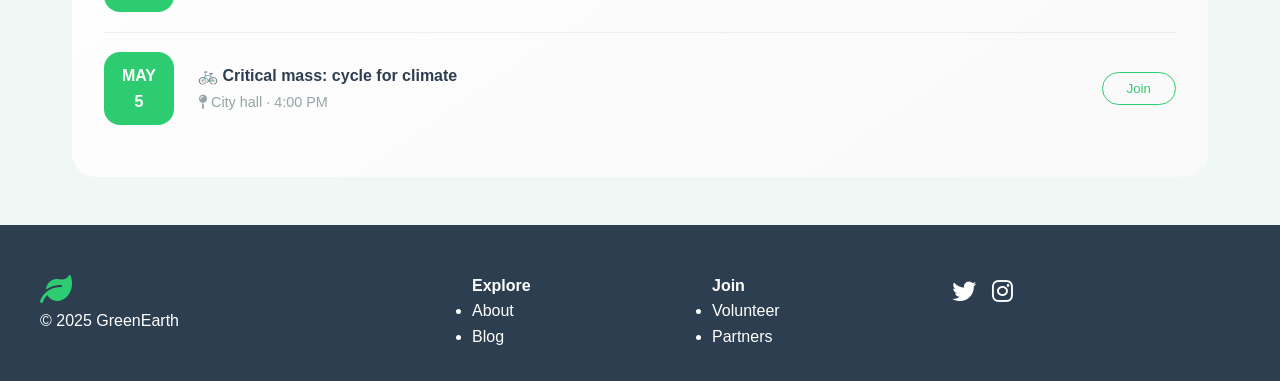
<file: community.html>
<!DOCTYPE html>
<html lang="en">
<head>
    <meta charset="UTF-8">
    <meta name="viewport" content="width=device-width, initial-scale=1.0">
    <title>Community · GreenEarth</title>
    <!-- Font Awesome (same as base) -->
    <link rel="stylesheet" href="style.css">
    <link rel="stylesheet" href="https://cdnjs.cloudflare.com/ajax/libs/font-awesome/6.0.0-beta3/css/all.min.css">
    <style>
        /* ===== INLINED ENHANCED STYLE.CSS (KEY PARTS) ===== */
        :root {
            --primary-color: #2ecc71;
            --primary-dark: #27ae60;
            --secondary-color: #3498db;
            --accent-color: #e74c3c;
            --dark-color: #2c3e50;
            --light-color: #ecf0f1;
            --gray-color: #95a5a6;
            --white: #ffffff;
            --black: #333333;
            --shadow: 0 4px 6px rgba(0, 0, 0, 0.1);
            --shadow-hover: 0 10px 20px rgba(0, 0, 0, 0.15);
            --transition: all 0.3s cubic-bezier(0.25, 0.46, 0.45, 0.94);
        }
        * { margin: 0; padding: 0; box-sizing: border-box; }
        html { scroll-behavior: smooth; }
        body {
            font-family: 'Segoe UI', Tahoma, Geneva, Verdana, sans-serif;
            line-height: 1.6;
            color: var(--dark-color);
            overflow-x: hidden;
            position: relative;
            background: #f0f8f5;
        }
        /* floating leaves (light version) */
        .floating-leaves {
            position: fixed; top: 0; left: 0; width: 100%; height: 100%;
            pointer-events: none; z-index: 1; overflow: hidden;
        }
        .leaf {
            position: absolute; opacity: 0.15; color: var(--primary-color);
            font-size: 2rem; animation: float-leaf linear infinite;
        }
        @keyframes float-leaf {
            0% { transform: translateY(-100px) rotate(0deg); opacity: 0; }
            10% { opacity: 0.2; }
            90% { opacity: 0.2; }
            100% { transform: translateY(100vh) rotate(360deg); opacity: 0; }
        }
        /* particles */
        .particles {
            position: fixed; top: 0; left: 0; width: 100%; height: 100%;
            z-index: 0; pointer-events: none;
        }
        .particle {
            position: absolute; background: var(--primary-color); border-radius: 50%;
            opacity: 0.1; animation: particle-float linear infinite;
        }
        @keyframes particle-float {
            0% { transform: translateY(100vh) scale(0); opacity: 0; }
            50% { opacity: 0.15; }
            100% { transform: translateY(-100vh) scale(1); opacity: 0; }
        }
        /* navigation (sticky) */

                .logo i { font-size: 2rem; animation: rotate 10s linear infinite; }
        @keyframes rotate { from { transform: rotate(0); } to { transform: rotate(360deg); } }

                .nav-menu a::after {
            content: ''; position: absolute; bottom: 0; left: 50%; width: 0;
            height: 2px; background: var(--primary-color); transition: all 0.3s ease;
            transform: translateX(-50%);
        }
        .nav-menu a:hover::after, .nav-menu a.active::after { width: 80%; }
        .nav-menu a:hover, .nav-menu a.active { color: var(--primary-color); }
       
        /* community header */
        .page-header {
            background: linear-gradient(135deg, #2ecc71, #27ae60);
            color: white; padding: 3rem 2rem; text-align: center;
            position: relative; z-index: 5; overflow: hidden;
        }
        .page-header h1 { font-size: 3rem; margin-bottom: 0.5rem; }
        .page-header p { font-size: 1.2rem; opacity: 0.95; max-width: 600px; margin: 0 auto; }

        /* main community grid */
        .community-section {
            max-width: 1200px; margin: 3rem auto; padding: 0 2rem;
            position: relative; z-index: 5;
        }
        .section-header {
            display: flex; justify-content: space-between; align-items: center;
            margin-bottom: 2rem; flex-wrap: wrap;
        }
        .section-header h2 { font-size: 2rem; color: var(--dark-color); }
        .btn {
            display: inline-block; padding: 0.8rem 2rem; border-radius: 50px;
            text-decoration: none; font-weight: 600; transition: var(--transition);
            cursor: pointer; border: none; font-size: 1rem;
            position: relative; overflow: hidden;
        }
        .btn-primary {
            background: var(--primary-color); color: white;
            box-shadow: 0 4px 10px rgba(46,204,113,0.3);
        }
        .btn-primary:hover { background: var(--primary-dark); transform: translateY(-2px); }
        .btn-secondary {
            background: transparent; color: var(--primary-color);
            border: 2px solid var(--primary-color);
        }
        .btn-secondary:hover { background: var(--primary-color); color: white; }

        /* cards grid */
        .community-grid {
            display: grid; grid-template-columns: repeat(auto-fill, minmax(280px, 1fr));
            gap: 2rem; margin-bottom: 3rem;
        }
        .community-card {
            background: white; border-radius: 16px; box-shadow: var(--shadow);
            padding: 1.5rem; transition: var(--transition);
            position: relative; overflow: hidden;
            backdrop-filter: blur(2px); border: 1px solid rgba(46,204,113,0.1);
        }
        .community-card:hover {
            transform: translateY(-8px) scale(1.02); box-shadow: var(--shadow-hover);
        }
        .card-icon {
            width: 60px; height: 60px; background: rgba(46,204,113,0.1);
            border-radius: 50%; display: flex; align-items: center; justify-content: center;
            margin-bottom: 1.2rem; font-size: 2rem; color: var(--primary-color);
        }
        .community-card h3 { font-size: 1.4rem; margin-bottom: 0.5rem; }
        .community-card p { color: #4a5568; margin-bottom: 1.2rem; }
        .card-meta { display: flex; gap: 1rem; color: var(--gray-color); font-size: 0.9rem; }
        .card-meta i { margin-right: 0.3rem; }
        .btn-action {
            background: none; border: 1px solid var(--primary-color); color: var(--primary-color);
            padding: 0.4rem 1.2rem; border-radius: 40px; cursor: pointer;
            font-weight: 500; margin-top: 1rem; transition: 0.2s;
        }
        .btn-action:hover { background: var(--primary-color); color: white; }

        /* tips wall */
        .tips-wall {
            background: white; border-radius: 30px; padding: 2rem;
            box-shadow: var(--shadow); margin: 3rem 0;
        }
        .tips-header { display: flex; justify-content: space-between; align-items: center; }
        .tips-container {
            display: grid; grid-template-columns: repeat(auto-fill, minmax(260px, 1fr));
            gap: 1.5rem; margin-top: 2rem;
        }
        .tip-card {
            background: var(--light-color); padding: 1.5rem; border-radius: 20px;
            transition: 0.3s; border-left: 5px solid var(--primary-color);
        }
        .tip-card:hover { transform: translateY(-4px); background: #e8f4ed; }
        .tip-header {
            display: flex; align-items: center; gap: 0.7rem; margin-bottom: 0.8rem;
        }
        .tip-user { font-weight: bold; }
        .tip-date { font-size: 0.8rem; color: var(--gray-color); margin-left: auto; }
        .tip-text { font-style: italic; margin-bottom: 1rem; }
        .btn-like {
            background: none; border: 1px solid #ddd; padding: 0.3rem 1rem;
            border-radius: 30px; cursor: pointer; display: inline-flex; align-items: center; gap: 0.4rem;
            transition: 0.2s;
        }
        .btn-like:hover { background: #fce4e4; border-color: var(--accent-color); }
        .btn-like i.fas { color: var(--accent-color); }

        /* events list */
        .events-list {
            background: linear-gradient(145deg, #ffffff, #f9f9f9);
            border-radius: 24px; padding: 2rem; margin: 3rem 0;
        }
        .event-item {
            display: flex; align-items: center; gap: 1.5rem; padding: 1.2rem 0;
            border-bottom: 1px solid rgba(0,0,0,0.05);
        }
        .event-item:last-child { border: none; }
        .event-date {
            background: var(--primary-color); color: white; min-width: 70px;
            text-align: center; padding: 0.7rem 0.5rem; border-radius: 16px;
            font-weight: bold;
        }
        .event-details { flex: 1; }
        .event-details h4 { margin-bottom: 0.2rem; }
        .event-meta { color: var(--gray-color); font-size: 0.9rem; }
        .join-btn {
            background: transparent; border: 1px solid var(--primary-color);
            padding: 0.5rem 1.5rem; border-radius: 40px; color: var(--primary-color);
            cursor: pointer; transition: 0.2s;
        }
        .join-btn:hover { background: var(--primary-color); color: white; }

        /* modal (reused) */
        .modal {
            display: none; position: fixed; z-index: 2000; left: 0; top: 0;
            width: 100%; height: 100%; background: rgba(0,0,0,0.5); backdrop-filter: blur(5px);
        }
        .modal-content {
            background: white; margin: 10% auto; padding: 2rem; border-radius: 20px;
            max-width: 500px; animation: modalSlideIn 0.3s ease;
        }
        @keyframes modalSlideIn { from { opacity:0; transform:translateY(-50px); } to { opacity:1; transform:translateY(0); } }
        .close { float: right; font-size: 2rem; cursor: pointer; }
        .modal input, .modal textarea {
            width: 100%; padding: 0.8rem; margin: 0.5rem 0; border-radius: 40px;
            border: 1px solid #ddd; font-family: inherit;
        }
        .modal textarea { border-radius: 20px; resize: vertical; }

        /* footer */
        .footer {
            background: var(--dark-color); color: white; padding: 3rem 2rem 2rem;
            position: relative; z-index: 5;
        }
        .footer-container {
            max-width: 1200px; margin: 0 auto; display: grid;
            grid-template-columns: 2fr 1fr 1fr 1.5fr; gap: 3rem;
        }
        .social-links a {
            color: white; margin-right: 1rem; font-size: 1.5rem;
            transition: 0.3s;
        }
        .social-links a:hover { color: var(--primary-color); transform: translateY(-3px); }

        /* notification (from main.js style) */
        .notification {
            position: fixed; top: 20px; right: 20px; padding: 1rem 2rem;
            border-radius: 50px; color: white; box-shadow: 0 4px 6px rgba(0,0,0,0.1);
            z-index: 3000; display: flex; align-items: center; gap: 1rem;
            animation: slideInRight 0.3s ease;
        }
        .notification-success { background: var(--primary-color); }
        .notification-error { background: var(--accent-color); }
        @keyframes slideInRight { from { transform: translateX(100%); } to { transform: translateX(0); } }
        .credits-display {
            display: inline-flex; align-items: center; gap: 0.5rem;
            background: rgba(46,204,113,0.1); padding: 0.5rem 1rem;
            border-radius: 50px; margin-left: 1rem;
        }

        /* responsive */
        @media (max-width: 768px) {
            .nav-menu { display: none; flex-direction: column; background: white; position: absolute; top: 100%; left:0; right:0; padding:2rem; }
            .nav-menu.active { display: flex; }
            .hamburger { display: block; }
            .footer-container { grid-template-columns: 1fr; }
            .floating-leaves, .particles { display: none; }
        }
        /* additional animation classes */
        .reveal { opacity: 0; transition: all 0.8s ease; }
        .reveal.active { opacity: 1; transform: translateY(0); }
        .fade-bottom { transform: translateY(30px); }
    </style>
</head>
<body>
    <!-- animated background (light) -->
    <div class="floating-leaves"></div>
    <div class="particles"></div>

<!-- Navigation Bar -->
    <nav class="navbar">
        <div class="nav-container">
            <a href="index.html" class="logo">
               <i class="fas fa-leaf"></i>
               <span>EcoAction Hub</span>
            </a>
            <ul class="nav-menu">
                <li><a href="index.html">Home</a></li>
                <li><a href="impact-tool.html">Impact Tool</a></li>
                <li><a href="action-hub.html">Action Hub</a></li>
                <li><a href="learning-portal.html">Learn</a></li>
                <li><a href="community.html" class="active">Community</a></li>
                <li><a href="resources.html">Resources</a></li>
            </ul>
            <div class="hamburger">
                <i class="fas fa-bars"></i>
            </div>
        </div>
    </nav>

    <!-- page header -->
    <section class="page-header">
        <h1 class="reveal fade-bottom">🌍 Community Hub</h1>
        <p class="reveal fade-bottom">Connect with eco-warriors, share green tips, and join local events</p>
    </section>

    <!-- main community content -->
    <main class="community-section">
        <!-- groups and projects -->
        <div class="section-header">
            <h2><i class="fas fa-users" style="color: var(--primary-color);"></i> Active Groups</h2>
            <button class="btn btn-primary" onclick="openCreateGroupModal()"><i class="fas fa-plus"></i> Create group</button>
        </div>
        <div class="community-grid">
            <div class="community-card reveal fade-bottom">
                <div class="card-icon"><i class="fas fa-tree"></i></div>
                <h3>Forest guardians</h3>
                <p>Local tree planting & forest preservation. Next meet: saturday.</p>
                <div class="card-meta"><span><i class="fas fa-user"></i> 230 members</span> <span><i class="fas fa-calendar"></i> 5 events</span></div>
                <button class="btn-action" onclick="joinGroup('Forest guardians')"><i class="fas fa-hand-spock"></i> Join</button>
            </div>
            <div class="community-card reveal fade-bottom">
                <div class="card-icon"><i class="fas fa-recycle"></i></div>
                <h3>Zero waste home</h3>
                <p>Plastic-free living, composting, upcycling workshops.</p>
                <div class="card-meta"><span><i class="fas fa-user"></i> 512 members</span> <span><i class="fas fa-calendar"></i> 12 events</span></div>
                <button class="btn-action" onclick="joinGroup('Zero waste home')"><i class="fas fa-hand-spock"></i> Join</button>
            </div>
            <div class="community-card reveal fade-bottom">
                <div class="card-icon"><i class="fas fa-solar-panel"></i></div>
                <h3>Renewable rebels</h3>
                <p>DIY solar, community energy projects.</p>
                <div class="card-meta"><span><i class="fas fa-user"></i> 187 members</span> <span><i class="fas fa-calendar"></i> 3 events</span></div>
                <button class="btn-action" onclick="joinGroup('Renewable rebels')"><i class="fas fa-hand-spock"></i> Join</button>
            </div>
            <div class="community-card reveal fade-bottom">
                <div class="card-icon"><i class="fas fa-water"></i></div>
                <h3>Ocean savers</h3>
                <p>Beach cleanups, marine conservation.</p>
                <div class="card-meta"><span><i class="fas fa-user"></i> 340 members</span> <span><i class="fas fa-calendar"></i> 8 events</span></div>
                <button class="btn-action" onclick="joinGroup('Ocean savers')"><i class="fas fa-hand-spock"></i> Join</button>
            </div>
        </div>

        <!-- TIPS WALL (interactive with localStorage) -->
        <div class="tips-wall reveal fade-bottom">
            <div class="tips-header">
                <h2><i class="fas fa-lightbulb" style="color: #f1c40f;"></i> green tips wall</h2>
                <button class="btn btn-secondary" onclick="openTipModal()"><i class="fas fa-pen"></i> Share tip</button>
            </div>
            <div id="user-tips-container" class="tips-container">
                <!-- dynamic tips loaded via main.js / local storage -->
                <p style="grid-column:1/-1; text-align:center;">Loading tips...</p>
            </div>
        </div>

        <!-- upcoming events -->
        <div class="events-list reveal fade-bottom">
            <h2 style="margin-bottom: 1.5rem;"><i class="fas fa-calendar-check"></i> local events</h2>
            <div class="event-item">
                <div class="event-date">APR<br>15</div>
                <div class="event-details">
                    <h4>🌳 Community planting day</h4>
                    <div class="event-meta"><i class="fas fa-map-pin"></i> Central park · 9:00 AM</div>
                </div>
                <button class="join-btn" onclick="joinEvent('Community planting day')">Join</button>
            </div>
            <div class="event-item">
                <div class="event-date">APR<br>22</div>
                <div class="event-details">
                    <h4>♻️ E-waste drive & workshop</h4>
                    <div class="event-meta"><i class="fas fa-map-pin"></i> Green hub · 11:00 AM</div>
                </div>
                <button class="join-btn" onclick="joinEvent('E-waste drive')">Join</button>
            </div>
            <div class="event-item">
                <div class="event-date">MAY<br>5</div>
                <div class="event-details">
                    <h4>🚲 Critical mass: cycle for climate</h4>
                    <div class="event-meta"><i class="fas fa-map-pin"></i> City hall · 4:00 PM</div>
                </div>
                <button class="join-btn" onclick="joinEvent('Cycle for climate')">Join</button>
            </div>
        </div>
    </main>

    <!-- footer -->
    <footer class="footer">
        <div class="footer-container">
            <div><i class="fas fa-leaf fa-2x" style="color: var(--primary-color);"></i><p>© 2025 GreenEarth</p></div>
            <div><h4>Explore</h4><ul><li>About</li><li>Blog</li></ul></div>
            <div><h4>Join</h4><ul><li>Volunteer</li><li>Partners</li></ul></div>
            <div class="social-links"><a href="#"><i class="fab fa-twitter"></i></a><a href="#"><i class="fab fa-instagram"></i></a></div>
        </div>
    </footer>

    <!-- modals -->
    <div id="tipModal" class="modal">
        <div class="modal-content">
            <span class="close" onclick="closeTipModal()">&times;</span>
            <h3><i class="fas fa-leaf"></i> Share a green tip</h3>
            <textarea id="tipInput" placeholder="e.g. Use reusable bags..." rows="3"></textarea>
            <button class="btn btn-primary" style="width:100%;" onclick="submitTip()">Submit & earn 5 credits</button>
        </div>
    </div>

    <div id="groupModal" class="modal">
        <div class="modal-content">
            <span class="close" onclick="closeGroupModal()">&times;</span>
            <h3><i class="fas fa-users"></i> Start a new group</h3>
            <input type="text" id="groupName" placeholder="Group name">
            <textarea id="groupDesc" placeholder="Description" rows="2"></textarea>
            <button class="btn btn-primary" onclick="createGroup()">Create group</button>
        </div>
    </div>

    <!-- ===== javascript: main.js + animations.js integrated ===== -->
    <script>
        (function() {
            // ---------- MAIN.JS CORE (adapted) ----------
            // mobile menu
            const hamburger = document.querySelector('.hamburger');
            const navMenu = document.querySelector('.nav-menu');
            if (hamburger) {
                hamburger.addEventListener('click', function() {
                    navMenu.classList.toggle('active');
                    const icon = this.querySelector('i');
                    icon.classList.toggle('fa-bars');
                    icon.classList.toggle('fa-times');
                });
            }
            document.addEventListener('click', (e) => {
                if (!e.target.closest('.navbar') && navMenu?.classList.contains('active')) {
                    navMenu.classList.remove('active');
                    const icon = document.querySelector('.hamburger i');
                    if (icon) { icon.classList.add('fa-bars'); icon.classList.remove('fa-times'); }
                }
            });

            // notification system
            window.showNotification = function(message, type = 'info') {
                const existing = document.querySelector('.notification');
                if (existing) existing.remove();
                const notif = document.createElement('div');
                notif.className = `notification notification-${type}`;
                notif.innerHTML = `<i class="fas ${type==='success'?'fa-check-circle':type==='error'?'fa-exclamation-circle':'fa-info-circle'}"></i><span>${message}</span>`;
                document.body.appendChild(notif);
                setTimeout(() => { notif.remove(); }, 4000);
            };

            // credits system
            let userCredits = parseInt(localStorage.getItem('userCredits') || '0');
            window.earnCredits = function(amount) {
                userCredits += amount;
                updateCreditsDisplay();
                localStorage.setItem('userCredits', userCredits);
                showNotification(`Earned ${amount} Green Credits! Total: ${userCredits}`, 'success');
            };
            function updateCreditsDisplay() {
                let disp = document.querySelector('.credits-display');
                if (!disp) {
                    disp = document.createElement('div');
                    disp.className = 'credits-display';
                    disp.innerHTML = `<i class="fas fa-star" style="color: gold;"></i><span>${userCredits}</span>`;
                    const menu = document.querySelector('.nav-menu');
                    if (menu) menu.appendChild(disp);
                } else {
                    disp.querySelector('span').textContent = userCredits;
                }
            }
            updateCreditsDisplay();

            // tip modal logic
            window.openTipModal = function() {
                document.getElementById('tipModal').style.display = 'block';
                document.body.style.overflow = 'hidden';
            };
            window.closeTipModal = function() {
                document.getElementById('tipModal').style.display = 'none';
                document.body.style.overflow = '';
            };
            window.submitTip = function() {
                const input = document.getElementById('tipInput');
                const tip = input.value.trim();
                if (!tip) { showNotification('Please write a tip.', 'error'); return; }
                const tips = JSON.parse(localStorage.getItem('userTips') || '[]');
                tips.push({ text: tip, date: new Date().toISOString(), user: 'EcoWarrior' });
                localStorage.setItem('userTips', JSON.stringify(tips));
                showNotification('Thanks! +5 Green Credits', 'success');
                input.value = '';
                closeTipModal();
                earnCredits(5);
                loadUserTips(); // refresh
            };

            // load tips into container
            window.loadUserTips = function() {
                const container = document.getElementById('user-tips-container');
                if (!container) return;
                const tips = JSON.parse(localStorage.getItem('userTips') || '[]');
                if (tips.length === 0) {
                    container.innerHTML = '<p style="grid-column:1/-1; text-align:center;">✨ No tips yet. Be the first to share!</p>';
                    return;
                }
                container.innerHTML = '';
                tips.slice(-6).reverse().forEach(t => {
                    const card = document.createElement('div');
                    card.className = 'tip-card';
                    card.innerHTML = `
                        <div class="tip-header"><i class="fas fa-user-circle"></i><span class="tip-user">${t.user || 'Guest'}</span><span class="tip-date">${new Date(t.date).toLocaleDateString()}</span></div>
                        <p class="tip-text">"${t.text}"</p>
                        <button class="btn-like" onclick="likeTip(this)"><i class="far fa-heart"></i> <span>0</span></button>
                    `;
                    container.appendChild(card);
                });
            };
            window.likeTip = function(btn) {
                const span = btn.querySelector('span');
                span.textContent = parseInt(span.textContent)+1;
                btn.querySelector('i').classList.replace('far','fas');
                btn.disabled = true;
            };

            // group modal
            window.openCreateGroupModal = function() {
                document.getElementById('groupModal').style.display = 'block';
            };
            window.closeGroupModal = function() {
                document.getElementById('groupModal').style.display = 'none';
            };
            window.createGroup = function() {
                const name = document.getElementById('groupName').value.trim();
                if (!name) { showNotification('Enter group name', 'error'); return; }
                showNotification(`Group "${name}" created (demo) · +10 credits`, 'success');
                earnCredits(10);
                document.getElementById('groupName').value = '';
                document.getElementById('groupDesc').value = '';
                closeGroupModal();
            };

            // join group / event
            window.joinGroup = function(name) {
                showNotification(`Joined ${name} · +2 green points`, 'success');
                earnCredits(2);
            };
            window.joinEvent = function(name) {
                showNotification(`Signed up for "${name}" · see you there! +3 credits`, 'success');
                earnCredits(3);
            };

            // close modals on outside click
            window.onclick = function(e) {
                if (e.target.classList.contains('modal')) {
                    e.target.style.display = 'none';
                    document.body.style.overflow = '';
                }
            };

            // ---------- ANIMATION MANAGER (simplified) ----------
            function initAnimations() {
                // floating leaves + particles (only desktop)
                if (window.innerWidth > 768) {
                    const leaves = document.querySelector('.floating-leaves');
                    if (leaves) {
                        for (let i=0; i<12; i++) {
                            const leaf = document.createElement('div');
                            leaf.className = 'leaf';
                            leaf.innerHTML = ['🍃','🌿','🍂','🌱','🍀'][Math.floor(Math.random()*5)];
                            leaf.style.left = Math.random()*100+'%';
                            leaf.style.animationDuration = (Math.random()*10+15)+'s';
                            leaf.style.animationDelay = Math.random()*5+'s';
                            leaf.style.fontSize = (Math.random()*20+15)+'px';
                            leaves.appendChild(leaf);
                        }
                    }
                    const particlesDiv = document.querySelector('.particles');
                    if (particlesDiv) {
                        for (let i=0; i<20; i++) {
                            const p = document.createElement('div');
                            p.className = 'particle';
                            p.style.left = Math.random()*100+'%';
                            let size = (Math.random()*8+3)+'px';
                            p.style.width = size; p.style.height = size;
                            p.style.animationDuration = (Math.random()*15+10)+'s';
                            p.style.animationDelay = Math.random()*5+'s';
                            particlesDiv.appendChild(p);
                        }
                    }
                }
                // scroll reveal
                const reveals = document.querySelectorAll('.reveal');
                const observer = new IntersectionObserver((entries) => {
                    entries.forEach(e => { if (e.isIntersecting) e.target.classList.add('active'); });
                }, { threshold: 0.1 });
                reveals.forEach(r => observer.observe(r));
            }

            // load initial tips & animations
            document.addEventListener('DOMContentLoaded', () => {
                loadUserTips();
                initAnimations();
                // set active nav
                document.querySelectorAll('.nav-menu a').forEach(a => {
                    if (a.href.includes('community.html')) a.classList.add('active');
                });
            });

            // save credits before unload
            window.addEventListener('beforeunload', () => {
                localStorage.setItem('userCredits', userCredits);
            });
        })();
    </script>
    <!-- tiny extra style for like button -->
    <style>
        .btn-like i.fas { color: #e74c3c; }
        .close { cursor:pointer; }
        #groupModal .modal-content { max-width: 400px; }
    </style>
</body>
</html>
</file>
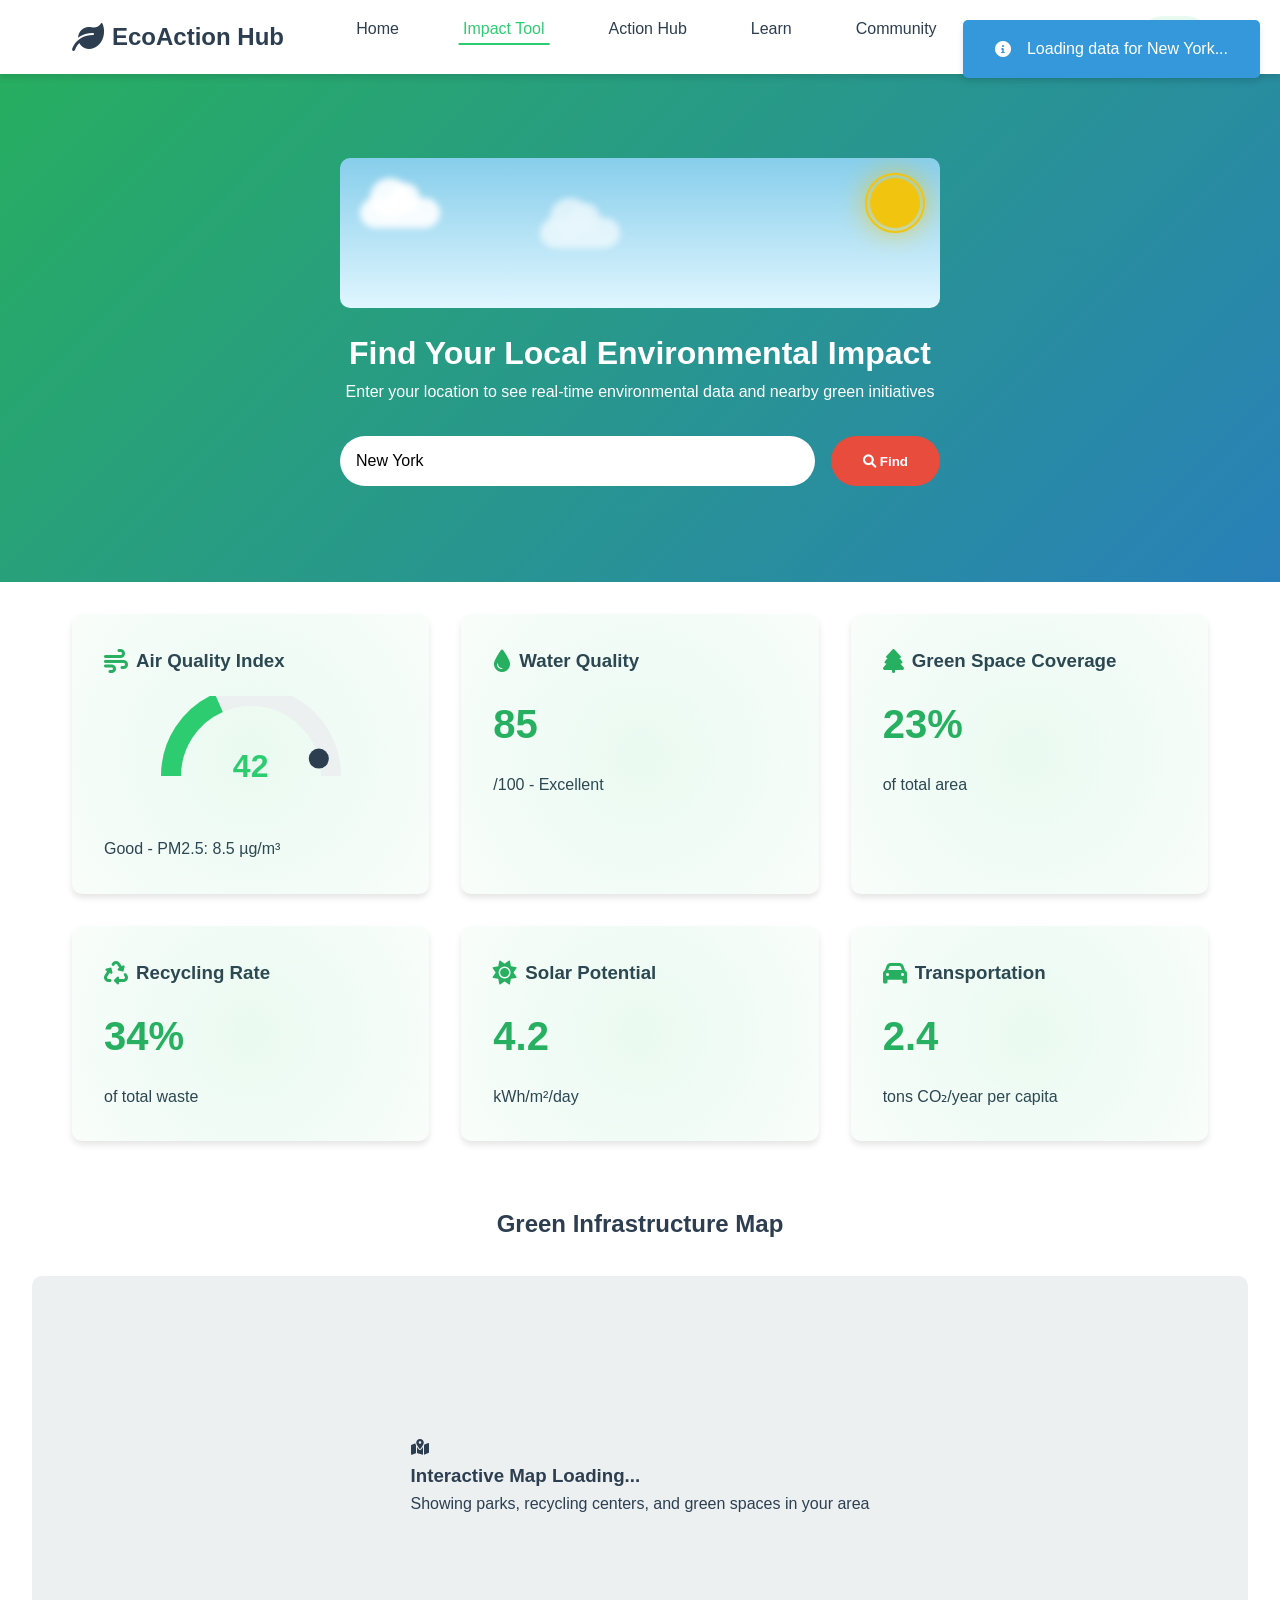
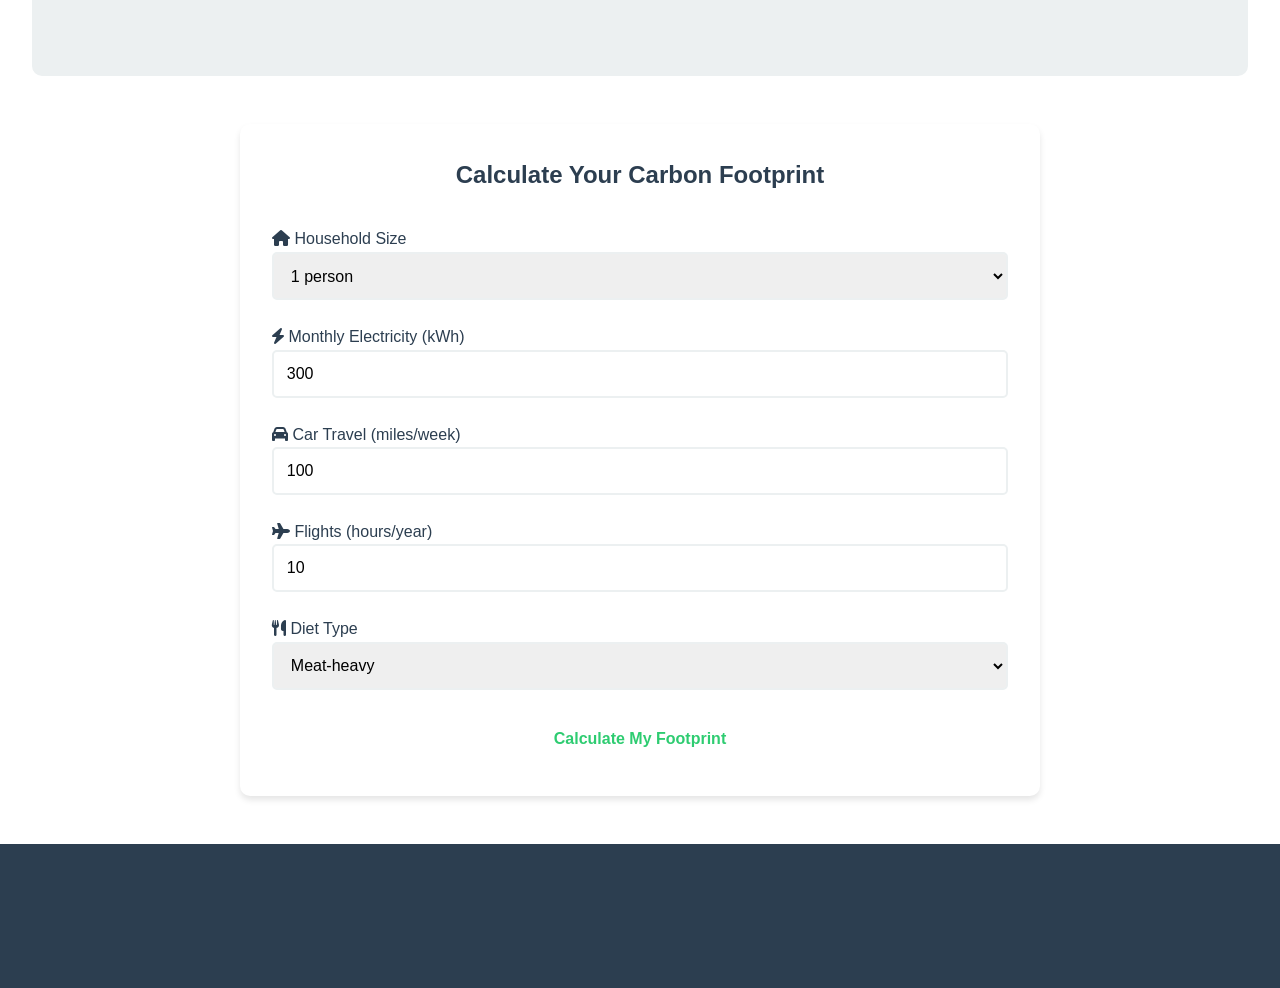
<file: impact-tool.html>
<!DOCTYPE html>
<html lang="en">
<head>
    <meta charset="UTF-8">
    <meta name="viewport" content="width=device-width, initial-scale=1.0, maximum-scale=1.0, user-scalable=yes">
    <meta name="theme-color" content="#2ecc71">
    <title>Local Impact Tool - EcoAction Hub</title>
    <link rel="stylesheet" href="style.css">
    <link rel="stylesheet" href="https://cdnjs.cloudflare.com/ajax/libs/font-awesome/6.0.0/css/all.min.css">
    <style>
        /* Impact Tool specific styles */
        .impact-tool-hero {
            background: linear-gradient(135deg, #27ae60, #2980b9);
            padding: 4rem 2rem;
            text-align: center;
            color: white;
            position: relative;
            overflow: hidden;
        }
        
        .weather-animation {
            position: relative;
            width: 100%;
            max-width: 600px;
            height: 150px;
            margin: 20px auto;
            overflow: hidden;
            border-radius: 10px;
            background: linear-gradient(to bottom, #87CEEB, #E0F6FF);
        }
        
        .sun {
            position: absolute;
            top: 20px;
            right: 20px;
            width: 50px;
            height: 50px;
            background: #f1c40f;
            border-radius: 50%;
            box-shadow: 0 0 30px #f1c40f;
            animation: rotate 20s linear infinite;
        }
        
        .sun::after {
            content: '';
            position: absolute;
            top: -5px;
            left: -5px;
            right: -5px;
            bottom: -5px;
            border: 2px solid #f1c40f;
            border-radius: 50%;
            animation: pulse 2s ease-out infinite;
        }
        
        .cloud {
            position: absolute;
            top: 40px;
            left: 20px;
            width: 80px;
            height: 30px;
            background: rgba(255, 255, 255, 0.9);
            border-radius: 50px;
            filter: blur(3px);
            animation: float-cloud 15s ease-in-out infinite;
        }
        
        .cloud::before,
        .cloud::after {
            content: '';
            position: absolute;
            background: rgba(255, 255, 255, 0.9);
            border-radius: 50%;
        }
        
        .cloud::before {
            width: 40px;
            height: 40px;
            top: -20px;
            left: 10px;
        }
        
        .cloud::after {
            width: 30px;
            height: 30px;
            top: -15px;
            left: 30px;
        }
        
        .cloud:nth-child(2) {
            top: 60px;
            left: 200px;
            animation-delay: 2s;
            opacity: 0.7;
        }
        
        @keyframes float-cloud {
            0%, 100% { transform: translateX(0); }
            50% { transform: translateX(30px); }
        }
        
        .location-search {
            max-width: 600px;
            margin: 2rem auto;
            display: flex;
            gap: 1rem;
            position: relative;
            z-index: 10;
        }
        
        .location-search input {
            flex: 1;
            padding: 1rem;
            border: none;
            border-radius: 50px;
            font-size: 1rem;
            transition: transform 0.3s ease;
        }
        
        .location-search input:focus {
            transform: scale(1.02);
            outline: none;
            box-shadow: 0 0 20px rgba(255,255,255,0.3);
        }
        
        .location-search button {
            padding: 1rem 2rem;
            border: none;
            border-radius: 50px;
            background: #e74c3c;
            color: white;
            font-weight: bold;
            cursor: pointer;
            transition: all 0.3s ease;
        }
        
        .location-search button:hover {
            background: #c0392b;
            transform: translateY(-2px);
            box-shadow: 0 5px 15px rgba(0,0,0,0.2);
        }
        
        .animated-gauge {
            position: relative;
            width: 200px;
            height: 120px;
            margin: 20px auto;
        }
        
        .gauge {
            width: 100%;
            height: auto;
        }
        
        .gauge-value {
            position: absolute;
            top: 50%;
            left: 50%;
            transform: translate(-50%, -30%);
            font-size: 2rem;
            font-weight: bold;
            color: var(--primary-color);
            animation: countUp 1s ease-out;
        }
        
        .data-grid {
            display: grid;
            grid-template-columns: repeat(auto-fit, minmax(280px, 1fr));
            gap: 2rem;
            padding: 2rem;
            max-width: 1200px;
            margin: 0 auto;
        }
        
        .data-card {
            background: white;
            border-radius: 10px;
            padding: 2rem;
            box-shadow: 0 4px 6px rgba(0,0,0,0.1);
            transition: all 0.3s ease;
            position: relative;
            overflow: hidden;
        }
        
        .data-card::before {
            content: '';
            position: absolute;
            top: -50%;
            left: -50%;
            width: 200%;
            height: 200%;
            background: radial-gradient(circle, rgba(46,204,113,0.1) 0%, transparent 70%);
            animation: rotate 20s linear infinite;
        }
        
        .data-card:hover {
            transform: translateY(-5px);
            box-shadow: 0 8px 16px rgba(0,0,0,0.15);
        }
        
        .data-card h3 {
            color: #2c3e50;
            margin-bottom: 1rem;
            display: flex;
            align-items: center;
            gap: 0.5rem;
        }
        
        .data-card i {
            color: #27ae60;
            font-size: 1.5rem;
            animation: bounce 2s infinite;
        }
        
        .data-value {
            font-size: 2.5rem;
            font-weight: bold;
            color: #27ae60;
            margin: 1rem 0;
            animation: countUp 1s ease-out;
        }
        
        .map-container {
            height: 400px;
            background: #ecf0f1;
            border-radius: 10px;
            margin: 2rem;
            display: flex;
            align-items: center;
            justify-content: center;
            position: relative;
            overflow: hidden;
        }
        
        .footprint-calculator {
            max-width: 800px;
            margin: 3rem auto;
            padding: 2rem;
            background: white;
            border-radius: 10px;
            box-shadow: 0 4px 6px rgba(0,0,0,0.1);
        }
        
        .calculator-input {
            margin-bottom: 1.5rem;
            animation: slideInUp 0.5s ease;
        }
        
        .calculator-input input,
        .calculator-input select {
            width: 100%;
            padding: 0.8rem;
            border: 2px solid #ecf0f1;
            border-radius: 5px;
            font-size: 1rem;
            transition: all 0.3s ease;
        }
        
        .calculator-input input:focus,
        .calculator-input select:focus {
            outline: none;
            border-color: #27ae60;
            transform: scale(1.02);
        }
        
        .result-box {
            margin-top: 2rem;
            padding: 1.5rem;
            background: #f1f9f1;
            border-radius: 5px;
            text-align: center;
            animation: zoomIn 0.5s ease;
        }
        
        .result-number {
            font-size: 3rem;
            font-weight: bold;
            color: #27ae60;
            animation: countUp 1s ease-out;
        }
        
        .recommendations {
            margin-top: 1rem;
            text-align: left;
        }
        
        .recommendations li {
            padding: 0.5rem;
            margin-bottom: 0.5rem;
            background: white;
            border-radius: 5px;
            display: flex;
            align-items: center;
            gap: 0.5rem;
            animation: slideInLeft 0.5s ease;
            animation-fill-mode: both;
        }
        
        .recommendations li:nth-child(1) { animation-delay: 0.1s; }
        .recommendations li:nth-child(2) { animation-delay: 0.2s; }
        .recommendations li:nth-child(3) { animation-delay: 0.3s; }
        .recommendations li:nth-child(4) { animation-delay: 0.4s; }
        .recommendations li:nth-child(5) { animation-delay: 0.5s; }
        
        .recommendations i {
            color: #27ae60;
        }
    </style>
</head>
<body>
    <nav class="navbar">
        <div class="nav-container">
             <a href="index.html" class="logo">
               <i class="fas fa-leaf"></i>
               <span>EcoAction Hub</span>
            </a>

            <ul class="nav-menu">
                <li><a href="index.html">Home</a></li>
                <li><a href="impact-tool.html">Impact Tool</a></li>
                <li><a href="action-hub.html" class="active">Action Hub</a></li>
                <li><a href="learning-portal.html">Learn</a></li>
                <li><a href="community.html">Community</a></li>
                <li><a href="resources.html">Resources</a></li>
            </ul>
            <div class="hamburger">
                <i class="fas fa-bars"></i>
            </div>
        </div>
    </nav>

    
    <div class="impact-tool-hero">
        <!-- Weather Animation -->
        <div class="weather-animation" id="weatherAnimation">
            <div class="sun"></div>
            <div class="cloud"></div>
            <div class="cloud"></div>
        </div>
        
        <h1 class="glow">Find Your Local Environmental Impact</h1>
        <p>Enter your location to see real-time environmental data and nearby green initiatives</p>
        
        <div class="location-search">
            <input type="text" id="locationInput" placeholder="Enter your city or ZIP code" value="New York">
            <button onclick="searchLocation()"><i class="fas fa-search"></i> Find</button>
        </div>
    </div>
    
    <!-- Environmental Data Grid -->
    <div class="data-grid" id="dataGrid">
        <div class="data-card">
            <h3><i class="fas fa-wind"></i> Air Quality Index</h3>
            <div class="animated-gauge">
                <svg viewBox="0 0 200 100" class="gauge">
                    <path d="M20,80 A70,70 0 0,1 180,80" fill="none" stroke="#ecf0f1" stroke-width="20"/>
                    <path d="M20,80 A70,70 0 0,1 180,80" fill="none" stroke="#2ecc71" stroke-width="20" 
                          stroke-dasharray="219.8" stroke-dashoffset="219.8" id="gauge-fill"/>
                    <circle cx="100" cy="80" r="10" fill="#2c3e50" id="gauge-indicator"/>
                </svg>
                <div class="gauge-value" id="aqiDisplay">42</div>
            </div>
            <div class="data-unit">Good - PM2.5: 8.5 µg/m³</div>
        </div>
        
        <div class="data-card">
            <h3><i class="fas fa-tint"></i> Water Quality</h3>
            <div class="data-value" id="waterQuality">85</div>
            <div class="data-unit">/100 - Excellent</div>
        </div>
        
        <div class="data-card">
            <h3><i class="fas fa-tree"></i> Green Space Coverage</h3>
            <div class="data-value" id="greenSpace">23%</div>
            <div class="data-unit">of total area</div>
        </div>
        
        <div class="data-card">
            <h3><i class="fas fa-recycle"></i> Recycling Rate</h3>
            <div class="data-value" id="recyclingRate">34%</div>
            <div class="data-unit">of total waste</div>
        </div>
        
        <div class="data-card">
            <h3><i class="fas fa-sun"></i> Solar Potential</h3>
            <div class="data-value" id="solarPotential">4.2</div>
            <div class="data-unit">kWh/m²/day</div>
        </div>
        
        <div class="data-card">
            <h3><i class="fas fa-car"></i> Transportation</h3>
            <div class="data-value" id="transportEmissions">2.4</div>
            <div class="data-unit">tons CO₂/year per capita</div>
        </div>
    </div>
    
    <!-- Interactive Map -->
    <h2 style="text-align: center; margin-top: 2rem;">Green Infrastructure Map</h2>
    <div class="map-container" id="mapContainer">
        <div class="map-placeholder">
            <i class="fas fa-map-marked-alt"></i>
            <h3>Interactive Map Loading...</h3>
            <p>Showing parks, recycling centers, and green spaces in your area</p>
        </div>
    </div>
    
    <!-- Carbon Footprint Calculator -->
    <div class="footprint-calculator">
        <h2 style="text-align: center; margin-bottom: 2rem;">Calculate Your Carbon Footprint</h2>
        
        <div class="calculator-input">
            <label><i class="fas fa-home"></i> Household Size</label>
            <select id="householdSize">
                <option value="1">1 person</option>
                <option value="2">2 people</option>
                <option value="3">3 people</option>
                <option value="4">4 people</option>
                <option value="5">5+ people</option>
            </select>
        </div>
        
        <div class="calculator-input">
            <label><i class="fas fa-bolt"></i> Monthly Electricity (kWh)</label>
            <input type="number" id="electricity" value="300" min="0" step="10">
        </div>
        
        <div class="calculator-input">
            <label><i class="fas fa-car"></i> Car Travel (miles/week)</label>
            <input type="number" id="carTravel" value="100" min="0" step="5">
        </div>
        
        <div class="calculator-input">
            <label><i class="fas fa-plane"></i> Flights (hours/year)</label>
            <input type="number" id="flights" value="10" min="0" step="1">
        </div>
        
        <div class="calculator-input">
            <label><i class="fas fa-utensils"></i> Diet Type</label>
            <select id="diet">
                <option value="meat-heavy">Meat-heavy</option>
                <option value="average">Average</option>
                <option value="vegetarian">Vegetarian</option>
                <option value="vegan">Vegan</option>
            </select>
        </div>
        
        <button onclick="calculateFootprint()" class="btn btn-primary" style="width: 100%;">Calculate My Footprint</button>
        
        <div class="result-box" id="footprintResult" style="display: none;">
            <h3>Your Annual Carbon Footprint</h3>
            <div class="result-number" id="footprintValue">0</div>
            <div class="data-unit">tons CO₂ per year</div>
            <div class="recommendations" id="footprintRecommendations"></div>
        </div>
    </div>
    
    <footer class="footer">
        <!-- Same footer as index.html -->
        <div class="footer-container">
            <!-- ... footer content ... -->
        </div>
    </footer>

    <script>
        function searchLocation() {
            const location = document.getElementById('locationInput').value;
            
            if (!location) {
                showNotification('Please enter a location', 'error');
                return;
            }
            
            showNotification(`Loading data for ${location}...`, 'info');
            
            // Simulate API call
            setTimeout(() => {
                // Update gauge
                const aqiValue = Math.floor(Math.random() * 50) + 20;
                document.getElementById('aqiDisplay').textContent = aqiValue;
                updateGauge(aqiValue);
                
                // Update other values
                document.getElementById('waterQuality').textContent = Math.floor(Math.random() * 30) + 70;
                document.getElementById('greenSpace').textContent = Math.floor(Math.random() * 15) + 15 + '%';
                document.getElementById('recyclingRate').textContent = Math.floor(Math.random() * 20) + 25 + '%';
                document.getElementById('solarPotential').textContent = (Math.random() * 2 + 3).toFixed(1);
                document.getElementById('transportEmissions').textContent = (Math.random() * 3 + 1).toFixed(1);
                
                // Update map
                document.getElementById('mapContainer').innerHTML = `
                    <div style="background: #27ae60; width: 100%; height: 100%; display: flex; align-items: center; justify-content: center; color: white; text-align: center;">
                        <div>
                            <i class="fas fa-check-circle" style="font-size: 3rem; margin-bottom: 1rem;"></i>
                            <h3>Map Loaded for ${location}</h3>
                            <p>Showing 12 parks, 8 recycling centers, and 5 green spaces</p>
                        </div>
                    </div>
                `;
                
                showNotification(`Data updated for ${location}!`, 'success');
                earnCredits(5);
            }, 1500);
        }
        
        function updateGauge(value) {
            const maxValue = 100;
            const circumference = 219.8;
            const offset = circumference - (value / maxValue) * circumference;
            
            const gaugeFill = document.getElementById('gauge-fill');
            const indicator = document.getElementById('gauge-indicator');
            
            gaugeFill.style.transition = 'stroke-dashoffset 1.5s ease';
            gaugeFill.style.strokeDashoffset = offset;
            
            const angle = (value / maxValue) * 180 - 90;
            const x = 100 + 70 * Math.cos(angle * Math.PI / 180);
            const y = 80 + 70 * Math.sin(angle * Math.PI / 180);
            
            indicator.style.transition = 'all 1.5s ease';
            indicator.setAttribute('cx', x);
            indicator.setAttribute('cy', y);
        }
        
        function calculateFootprint() {
            const household = parseInt(document.getElementById('householdSize').value);
            const electricity = parseInt(document.getElementById('electricity').value);
            const carTravel = parseInt(document.getElementById('carTravel').value);
            const flights = parseInt(document.getElementById('flights').value);
            const diet = document.getElementById('diet').value;
            
            let footprint = 0;
            footprint += electricity * 12 * 0.4 / 1000;
            footprint += carTravel * 52 * 0.2 / 1000;
            footprint += flights * 90 / 1000;
            
            const dietFactors = {
                'meat-heavy': 3.0,
                'average': 2.5,
                'vegetarian': 1.7,
                'vegan': 1.5
            };
            footprint += dietFactors[diet];
            
            footprint = footprint / Math.sqrt(household);
            footprint = Math.round(footprint * 10) / 10;
            
            document.getElementById('footprintValue').textContent = footprint;
            document.getElementById('footprintResult').style.display = 'block';
            
            const recommendations = document.getElementById('footprintRecommendations');
            let recHTML = '<h4>Recommendations to Reduce Your Footprint:</h4><ul>';
            
            if (electricity > 200) {
                recHTML += '<li><i class="fas fa-lightbulb"></i> Switch to LED bulbs and energy-efficient appliances</li>';
            }
            if (carTravel > 50) {
                recHTML += '<li><i class="fas fa-bus"></i> Try public transit or carpooling 1 day a week</li>';
            }
            if (diet === 'meat-heavy') {
                recHTML += '<li><i class="fas fa-carrot"></i> Try meatless Mondays to reduce your impact</li>';
            }
            if (flights > 5) {
                recHTML += '<li><i class="fas fa-plane"></i> Consider video conferencing instead of short flights</li>';
            }
            
            recHTML += '<li><i class="fas fa-tree"></i> Plant a tree to offset remaining emissions</li></ul>';
            recommendations.innerHTML = recHTML;
            
            earnCredits(3);
        }
        
        // Auto-load default location
        document.addEventListener('DOMContentLoaded', function() {
            setTimeout(() => {
                searchLocation();
                updateGauge(42);
            }, 500);
        });
    </script>
    
    <script src="main.js"></script>
    <script src="animations.js"></script>
</body>
</html>
</file>
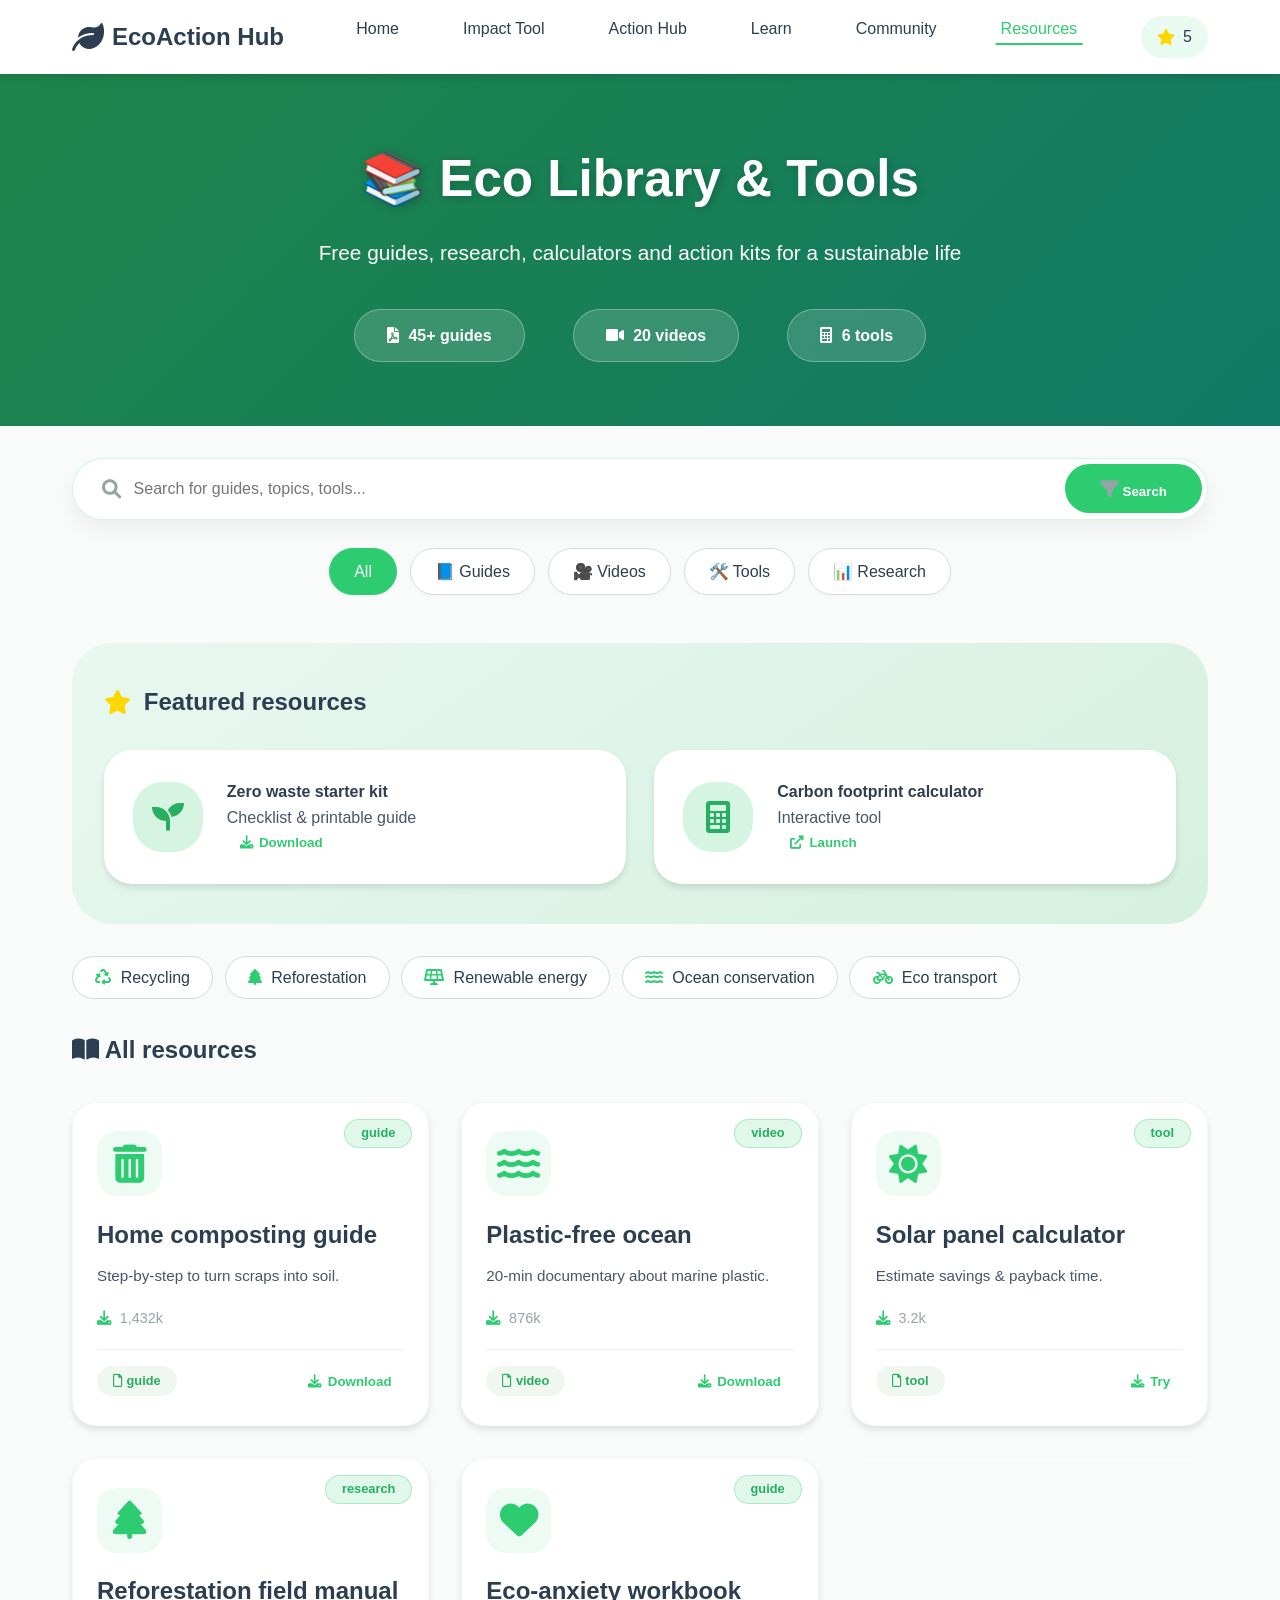
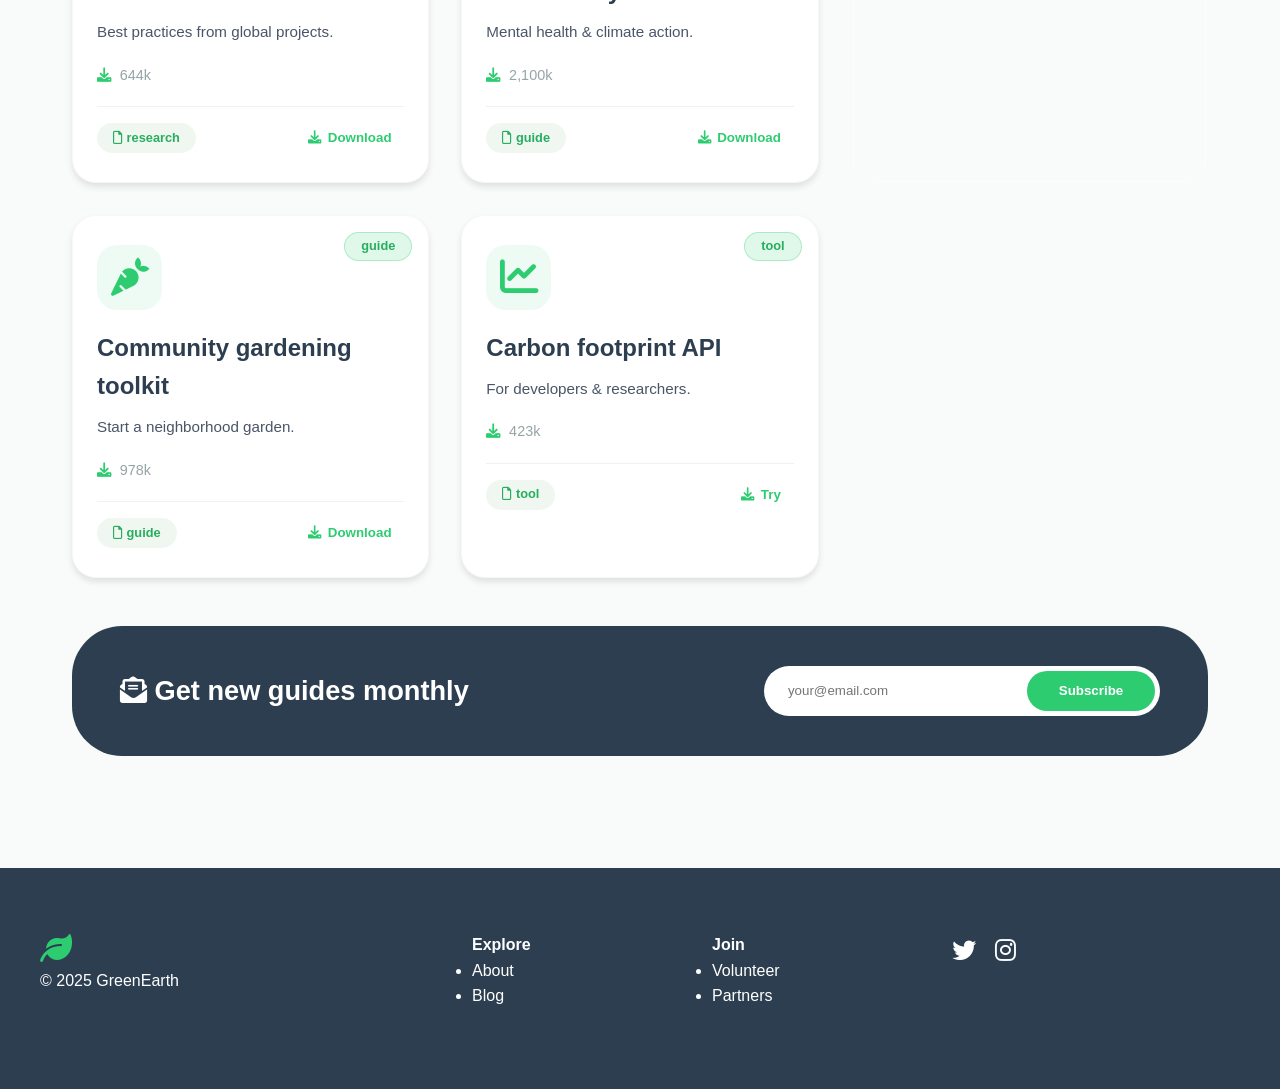
<file: resources.html>
<!DOCTYPE html>
<html lang="en">
<head>
    <meta charset="UTF-8">
    <meta name="viewport" content="width=device-width, initial-scale=1.0">
    <title>Resources · GreenEarth Library</title>
    <!-- Font Awesome -->
    <link rel="stylesheet" href="style.css">
    <link rel="stylesheet" href="https://cdnjs.cloudflare.com/ajax/libs/font-awesome/6.0.0-beta3/css/all.min.css">
    <style>
        /* ===== BASE & VARIABLES (from enhanced style) ===== */
        * {
            margin: 0;
            padding: 0;
            box-sizing: border-box;
        }

        :root {
            --primary-color: #2ecc71;
            --primary-dark: #27ae60;
            --secondary-color: #3498db;
            --accent-color: #e74c3c;
            --dark-color: #2c3e50;
            --light-color: #ecf0f1;
            --gray-color: #95a5a6;
            --white: #ffffff;
            --black: #333333;
            --shadow: 0 4px 6px rgba(0, 0, 0, 0.1);
            --shadow-hover: 0 10px 20px rgba(0, 0, 0, 0.15);
            --transition: all 0.3s cubic-bezier(0.25, 0.46, 0.45, 0.94);
        }

        html {
            scroll-behavior: smooth;
        }

        body {
            font-family: 'Segoe UI', Tahoma, Geneva, Verdana, sans-serif;
            line-height: 1.6;
            color: var(--dark-color);
            overflow-x: hidden;
            position: relative;
            background: #f9fbfa;
        }

        /* ===== ANIMATED BACKGROUND ===== */
        .floating-leaves {
            position: fixed;
            top: 0;
            left: 0;
            width: 100%;
            height: 100%;
            pointer-events: none;
            z-index: 0;
            overflow: hidden;
        }

        .leaf {
            position: absolute;
            opacity: 0.1;
            color: var(--primary-color);
            font-size: 2rem;
            animation: float-leaf linear infinite;
        }

        @keyframes float-leaf {
            0% { transform: translateY(-100px) rotate(0deg); opacity: 0; }
            10% { opacity: 0.15; }
            90% { opacity: 0.15; }
            100% { transform: translateY(100vh) rotate(360deg); opacity: 0; }
        }

        .particles {
            position: fixed;
            top: 0;
            left: 0;
            width: 100%;
            height: 100%;
            z-index: 0;
            pointer-events: none;
        }

        .particle {
            position: absolute;
            background: var(--primary-color);
            border-radius: 50%;
            opacity: 0.08;
            animation: particle-float linear infinite;
        }

        @keyframes particle-float {
            0% { transform: translateY(100vh) scale(0); opacity: 0; }
            50% { opacity: 0.12; }
            100% { transform: translateY(-100vh) scale(1); opacity: 0; }
        }

        /* ===== NAVIGATION ===== */
        .navbar {
            background: var(--white);
            box-shadow: var(--shadow);
            position: sticky;
            top: 0;
            z-index: 1000;
            padding: 1rem 0;
        }

        .nav-container {
            max-width: 1200px;
            margin: 0 auto;
            display: flex;
            justify-content: space-between;
            align-items: center;
            padding: 0 2rem;
        }

        .logo {
            display: flex;
            align-items: center;
            gap: 0.5rem;
            font-size: 1.5rem;
            font-weight: bold;
            color: var(--primary-color);
            text-decoration: none;
        }

        .logo i {
            font-size: 2rem;
            animation: rotate 10s linear infinite;
        }

        @keyframes rotate {
            from { transform: rotate(0deg); }
            to { transform: rotate(360deg); }
        }

        .nav-menu {
            display: flex;
            list-style: none;
            gap: 2rem;
        }

        .nav-menu a {
            text-decoration: none;
            color: var(--dark-color);
            font-weight: 500;
            transition: var(--transition);
            padding: 0.5rem 1rem;
            border-radius: 4px;
            position: relative;
        }

        .nav-menu a::after {
            content: '';
            position: absolute;
            bottom: 0;
            left: 50%;
            width: 0;
            height: 2px;
            background: var(--primary-color);
            transition: all 0.3s ease;
            transform: translateX(-50%);
        }

        .nav-menu a:hover::after,
        .nav-menu a.active::after {
            width: 80%;
        }

        .nav-menu a:hover,
        .nav-menu a.active {
            color: var(--primary-color);
        }

        .hamburger {
            display: none;
            font-size: 1.5rem;
            cursor: pointer;
        }

        /* ===== PAGE HEADER ===== */
        .resources-header {
            background: linear-gradient(135deg, #1e8449, #117a65);
            color: white;
            padding: 4rem 2rem;
            text-align: center;
            position: relative;
            z-index: 5;
            overflow: hidden;
        }

        .resources-header h1 {
            font-size: 3.2rem;
            margin-bottom: 1rem;
            text-shadow: 2px 2px 8px rgba(0,0,0,0.2);
        }

        .resources-header p {
            font-size: 1.3rem;
            max-width: 700px;
            margin: 0 auto;
            opacity: 0.95;
        }

        .header-stats {
            display: flex;
            justify-content: center;
            gap: 3rem;
            margin-top: 2.5rem;
        }

        .stat-pill {
            background: rgba(255,255,255,0.15);
            backdrop-filter: blur(6px);
            padding: 0.8rem 2rem;
            border-radius: 60px;
            font-weight: 600;
            display: flex;
            align-items: center;
            gap: 0.6rem;
            border: 1px solid rgba(255,255,255,0.3);
        }

        /* ===== SEARCH & FILTER ===== */
        .search-section {
            max-width: 1200px;
            margin: 2rem auto 0;
            padding: 0 2rem;
            position: relative;
            z-index: 10;
        }

        .search-bar {
            background: white;
            border-radius: 60px;
            padding: 0.3rem 0.3rem 0.3rem 1.8rem;
            display: flex;
            align-items: center;
            box-shadow: 0 10px 25px rgba(0,0,0,0.05);
            border: 1px solid rgba(46,204,113,0.2);
        }

        .search-bar i {
            color: var(--gray-color);
            font-size: 1.2rem;
        }

        .search-bar input {
            flex: 1;
            padding: 1rem 0.8rem;
            border: none;
            font-size: 1rem;
            background: transparent;
            outline: none;
        }

        .search-bar button {
            background: var(--primary-color);
            border: none;
            color: white;
            padding: 0.9rem 2.2rem;
            border-radius: 50px;
            font-weight: 600;
            cursor: pointer;
            transition: 0.2s;
        }

        .search-bar button:hover {
            background: var(--primary-dark);
            transform: scale(1.02);
        }

        .filter-tabs {
            display: flex;
            flex-wrap: wrap;
            gap: 0.8rem;
            margin-top: 1.8rem;
            justify-content: center;
        }

        .filter-btn {
            background: white;
            border: 1px solid #d5dbdb;
            padding: 0.6rem 1.5rem;
            border-radius: 40px;
            font-weight: 500;
            cursor: pointer;
            transition: 0.2s;
            box-shadow: 0 2px 5px rgba(0,0,0,0.02);
        }

        .filter-btn.active, .filter-btn:hover {
            background: var(--primary-color);
            color: white;
            border-color: var(--primary-color);
        }

        /* ===== RESOURCES GRID ===== */
        .resources-container {
            max-width: 1200px;
            margin: 3rem auto;
            padding: 0 2rem 4rem;
            position: relative;
            z-index: 5;
        }

        .resources-grid {
            display: grid;
            grid-template-columns: repeat(auto-fill, minmax(280px, 1fr));
            gap: 2rem;
            margin-top: 2rem;
        }

        .resource-card {
            background: white;
            border-radius: 24px;
            box-shadow: var(--shadow);
            padding: 1.8rem 1.5rem;
            transition: var(--transition);
            border: 1px solid rgba(0,0,0,0.03);
            position: relative;
            overflow: hidden;
            backdrop-filter: blur(2px);
        }

        .resource-card:hover {
            transform: translateY(-10px);
            box-shadow: var(--shadow-hover);
        }

        .resource-badge {
            position: absolute;
            top: 1rem;
            right: 1rem;
            background: rgba(46,204,113,0.15);
            color: var(--primary-dark);
            font-weight: 600;
            font-size: 0.8rem;
            padding: 0.2rem 1rem;
            border-radius: 30px;
            border: 1px solid rgba(46,204,113,0.3);
        }

        .resource-icon {
            width: 65px;
            height: 65px;
            background: rgba(46,204,113,0.08);
            border-radius: 20px;
            display: flex;
            align-items: center;
            justify-content: center;
            margin-bottom: 1.2rem;
            font-size: 2.4rem;
            color: var(--primary-color);
        }

        .resource-card h3 {
            font-size: 1.5rem;
            margin-bottom: 0.6rem;
        }

        .resource-desc {
            color: #4a5568;
            margin-bottom: 1.2rem;
            font-size: 0.95rem;
        }

        .resource-meta {
            display: flex;
            gap: 1.2rem;
            color: var(--gray-color);
            font-size: 0.9rem;
            margin: 1rem 0;
        }

        .resource-meta i {
            margin-right: 0.3rem;
            color: var(--primary-color);
        }

        .resource-footer {
            display: flex;
            justify-content: space-between;
            align-items: center;
            margin-top: 1.2rem;
            border-top: 1px solid #edf2f2;
            padding-top: 1rem;
        }

        .resource-type {
            background: #f0f7f0;
            padding: 0.3rem 1rem;
            border-radius: 30px;
            font-size: 0.8rem;
            font-weight: 600;
            color: var(--primary-dark);
        }

        .download-btn, .view-btn {
            background: none;
            border: none;
            color: var(--primary-color);
            font-weight: 600;
            cursor: pointer;
            display: flex;
            align-items: center;
            gap: 0.4rem;
            transition: 0.2s;
            padding: 0.3rem 0.8rem;
            border-radius: 40px;
        }

        .download-btn:hover, .view-btn:hover {
            background: rgba(46,204,113,0.1);
            transform: translateX(3px);
        }

        /* featured resources */
        .featured-section {
            background: linear-gradient(145deg, #e8f8f0, #d5f0e0);
            border-radius: 40px;
            padding: 2.5rem 2rem;
            margin: 3rem 0 2rem;
        }

        .featured-grid {
            display: grid;
            grid-template-columns: repeat(2, 1fr);
            gap: 1.8rem;
            margin-top: 1.8rem;
        }

        .featured-item {
            background: white;
            border-radius: 28px;
            padding: 1.8rem;
            display: flex;
            gap: 1.5rem;
            align-items: center;
            box-shadow: var(--shadow);
        }

        .featured-icon {
            background: rgba(46,204,113,0.2);
            width: 70px;
            height: 70px;
            border-radius: 30px;
            display: flex;
            align-items: center;
            justify-content: center;
            font-size: 2rem;
            color: var(--primary-dark);
        }

        /* categories */
        .category-cloud {
            display: flex;
            flex-wrap: wrap;
            gap: 0.7rem;
            margin: 2rem 0;
        }

        .category-tag {
            background: white;
            padding: 0.5rem 1.4rem;
            border-radius: 40px;
            border: 1px solid #c8e0d0;
            font-weight: 500;
            transition: 0.2s;
            cursor: default;
        }

        .category-tag i {
            color: var(--primary-color);
            margin-right: 0.3rem;
        }

        /* ===== MODAL (preview) ===== */
        .modal {
            display: none;
            position: fixed;
            z-index: 2000;
            left: 0;
            top: 0;
            width: 100%;
            height: 100%;
            background: rgba(0, 0, 0, 0.5);
            backdrop-filter: blur(5px);
        }

        .modal-content {
            background: var(--white);
            margin: 8% auto;
            padding: 2rem;
            border-radius: 30px;
            max-width: 550px;
            animation: modalSlideIn 0.3s ease;
        }

        @keyframes modalSlideIn {
            from { transform: translateY(-40px); opacity: 0; }
            to { transform: translateY(0); opacity: 1; }
        }

        .close {
            float: right;
            font-size: 2.2rem;
            cursor: pointer;
            line-height: 1;
        }

        /* ===== NEWSLETTER (small) ===== */
        .resource-newsletter {
            background: var(--dark-color);
            color: white;
            border-radius: 50px;
            padding: 2.5rem 3rem;
            margin-top: 3rem;
            display: flex;
            justify-content: space-between;
            align-items: center;
            flex-wrap: wrap;
            gap: 2rem;
        }

        .resource-newsletter h3 {
            font-size: 1.7rem;
        }

        .inline-form {
            display: flex;
            gap: 0.5rem;
            background: white;
            padding: 0.3rem;
            border-radius: 60px;
        }

        .inline-form input {
            padding: 0.8rem 1.2rem;
            border: none;
            border-radius: 50px;
            min-width: 250px;
            outline: none;
        }

        .inline-form button {
            background: var(--primary-color);
            border: none;
            color: white;
            padding: 0.8rem 2rem;
            border-radius: 50px;
            font-weight: 600;
            cursor: pointer;
        }

        /* ===== FOOTER ===== */
        .footer {
            background: var(--dark-color);
            color: var(--white);
            padding: 4rem 2rem 2rem;
            position: relative;
            z-index: 5;
        }

        .footer-container {
            max-width: 1200px;
            margin: 0 auto;
            display: grid;
            grid-template-columns: 2fr 1fr 1fr 1.5fr;
            gap: 3rem;
            margin-bottom: 3rem;
        }

        .social-links a {
            color: var(--white);
            font-size: 1.5rem;
            margin-right: 1.2rem;
            transition: var(--transition);
        }

        .social-links a:hover {
            color: var(--primary-color);
            transform: translateY(-3px);
        }

        /* ===== UTILITIES ===== */
        .reveal {
            opacity: 0;
            transition: all 0.8s ease;
        }

        .reveal.active {
            opacity: 1;
        }

        .fade-bottom {
            transform: translateY(30px);
        }

        .fade-bottom.active {
            transform: translateY(0);
        }

        .credits-display {
            display: inline-flex;
            align-items: center;
            gap: 0.5rem;
            background: rgba(46,204,113,0.1);
            padding: 0.5rem 1rem;
            border-radius: 50px;
            margin-left: 1rem;
        }

        .notification {
            position: fixed;
            top: 20px;
            right: 20px;
            padding: 1rem 2rem;
            border-radius: 50px;
            color: white;
            box-shadow: 0 4px 6px rgba(0,0,0,0.1);
            z-index: 3000;
            display: flex;
            align-items: center;
            gap: 1rem;
            animation: slideInRight 0.3s ease;
        }

        .notification-success { background: var(--primary-color); }
        .notification-error { background: var(--accent-color); }

        @keyframes slideInRight {
            from { transform: translateX(100%); opacity: 0; }
            to { transform: translateX(0); opacity: 1; }
        }

        /* responsive */
        @media (max-width: 768px) {
            .nav-menu {
                display: none;
                flex-direction: column;
                background: white;
                position: absolute;
                top: 100%;
                left: 0;
                right: 0;
                padding: 2rem;
            }
            .nav-menu.active { display: flex; }
            .hamburger { display: block; }
            .featured-grid { grid-template-columns: 1fr; }
            .resource-newsletter { flex-direction: column; text-align: center; }
            .footer-container { grid-template-columns: 1fr; }
            .floating-leaves, .particles { display: none; }
            .header-stats { flex-direction: column; align-items: center; gap: 1rem; }
        }
    </style>
</head>
<body>
    <!-- animated background -->
    <div class="floating-leaves"></div>
    <div class="particles"></div>

   <!-- Navigation Bar -->
    <nav class="navbar">
        <div class="nav-container">
            <a href="index.html" class="logo">
               <i class="fas fa-leaf"></i>
               <span>EcoAction Hub</span>
            </a>
            <ul class="nav-menu">
                <li><a href="index.html">Home</a></li>
                <li><a href="impact-tool.html">Impact Tool</a></li>
                <li><a href="action-hub.html">Action Hub</a></li>
                <li><a href="learning-portal.html">Learn</a></li>
                <li><a href="community.html">Community</a></li>
                <li><a href="resources.html" class="active">Resources</a></li>
            </ul>
            <div class="hamburger">
                <i class="fas fa-bars"></i>
            </div>
        </div>
    </nav>


    <!-- header -->
    <section class="resources-header">
        <h1 class="reveal fade-bottom">📚 Eco Library & Tools</h1>
        <p class="reveal fade-bottom">Free guides, research, calculators and action kits for a sustainable life</p>
        <div class="header-stats">
            <span class="stat-pill"><i class="fas fa-file-pdf"></i> 45+ guides</span>
            <span class="stat-pill"><i class="fas fa-video"></i> 20 videos</span>
            <span class="stat-pill"><i class="fas fa-calculator"></i> 6 tools</span>
        </div>
    </section>

    <!-- search & filter -->
    <div class="search-section reveal fade-bottom">
        <div class="search-bar">
            <i class="fas fa-search"></i>
            <input type="text" id="resourceSearch" placeholder="Search for guides, topics, tools..." onkeyup="filterResources()">
            <button><i class="fas fa-filter"></i> Search</button>
        </div>
        <div class="filter-tabs">
            <span class="filter-btn active" data-filter="all" onclick="setFilter('all')">All</span>
            <span class="filter-btn" data-filter="guide" onclick="setFilter('guide')">📘 Guides</span>
            <span class="filter-btn" data-filter="video" onclick="setFilter('video')">🎥 Videos</span>
            <span class="filter-btn" data-filter="tool" onclick="setFilter('tool')">🛠️ Tools</span>
            <span class="filter-btn" data-filter="research" onclick="setFilter('research')">📊 Research</span>
        </div>
    </div>

    <!-- main resources container -->
    <div class="resources-container">
        <!-- featured resources -->
        <div class="featured-section reveal fade-bottom">
            <h2 style="display: flex; align-items: center; gap: 0.8rem;"><i class="fas fa-star" style="color: gold;"></i> Featured resources</h2>
            <div class="featured-grid">
                <div class="featured-item">
                    <div class="featured-icon"><i class="fas fa-seedling"></i></div>
                    <div>
                        <h4>Zero waste starter kit</h4>
                        <p style="color:#4a5568;">Checklist & printable guide</p>
                        <button class="download-btn" onclick="downloadResource('Zero waste kit')"><i class="fas fa-download"></i> Download</button>
                    </div>
                </div>
                <div class="featured-item">
                    <div class="featured-icon"><i class="fas fa-calculator"></i></div>
                    <div>
                        <h4>Carbon footprint calculator</h4>
                        <p style="color:#4a5568;">Interactive tool</p>
                        <button class="view-btn" onclick="openToolModal('Carbon footprint')"><i class="fas fa-external-link-alt"></i> Launch</button>
                    </div>
                </div>
            </div>
        </div>

        <!-- category cloud -->
        <div class="category-cloud">
            <span class="category-tag"><i class="fas fa-recycle"></i> Recycling</span>
            <span class="category-tag"><i class="fas fa-tree"></i> Reforestation</span>
            <span class="category-tag"><i class="fas fa-solar-panel"></i> Renewable energy</span>
            <span class="category-tag"><i class="fas fa-water"></i> Ocean conservation</span>
            <span class="category-tag"><i class="fas fa-bicycle"></i> Eco transport</span>
        </div>

        <!-- dynamic grid -->
        <h2 style="margin: 2rem 0 0.5rem;"><i class="fas fa-book-open"></i> All resources</h2>
        <div class="resources-grid" id="resourcesGrid">
            <!-- filled by JS -->
        </div>

        <!-- newsletter mini -->
        <div class="resource-newsletter reveal fade-bottom">
            <h3><i class="fas fa-envelope-open-text"></i> Get new guides monthly</h3>
            <div class="inline-form">
                <input type="email" placeholder="your@email.com" id="resourceEmail">
                <button onclick="subscribeResources()">Subscribe</button>
            </div>
        </div>
    </div>

    <!-- footer -->
    <footer class="footer">
        <div class="footer-container">
            <div><i class="fas fa-leaf fa-2x" style="color: var(--primary-color);"></i><p>© 2025 GreenEarth</p></div>
            <div><h4>Explore</h4><ul><li>About</li><li>Blog</li></ul></div>
            <div><h4>Join</h4><ul><li>Volunteer</li><li>Partners</li></ul></div>
            <div class="social-links"><a href="#"><i class="fab fa-twitter"></i></a><a href="#"><i class="fab fa-instagram"></i></a></div>
        </div>
    </footer>

    <!-- modal for tools / preview -->
    <div id="toolModal" class="modal">
        <div class="modal-content">
            <span class="close" onclick="closeToolModal()">&times;</span>
            <h3 id="toolModalTitle">🌱 Tool preview</h3>
            <p style="margin: 1.5rem 0;">This interactive tool would open in a full version. (demo)</p>
            <p>You earned <strong>3 green credits</strong> for exploring!</p>
            <button class="btn btn-primary" style="width:100%;" onclick="closeToolModal()">Got it</button>
        </div>
    </div>

    <script>
        (function() {
            // ---------- GLOBAL JS (main.js + animations) ----------
            // mobile menu
            const hamburger = document.querySelector('.hamburger');
            const navMenu = document.querySelector('.nav-menu');
            if (hamburger) {
                hamburger.addEventListener('click', function() {
                    navMenu.classList.toggle('active');
                    const icon = this.querySelector('i');
                    icon.classList.toggle('fa-bars');
                    icon.classList.toggle('fa-times');
                });
            }
            document.addEventListener('click', (e) => {
                if (!e.target.closest('.navbar') && navMenu?.classList.contains('active')) {
                    navMenu.classList.remove('active');
                    const icon = document.querySelector('.hamburger i');
                    if (icon) { icon.classList.add('fa-bars'); icon.classList.remove('fa-times'); }
                }
            });

            // notification
            window.showNotification = function(message, type = 'info') {
                const existing = document.querySelector('.notification');
                if (existing) existing.remove();
                const notif = document.createElement('div');
                notif.className = `notification notification-${type}`;
                notif.innerHTML = `<i class="fas ${type==='success'?'fa-check-circle':type==='error'?'fa-exclamation-circle':'fa-info-circle'}"></i><span>${message}</span>`;
                document.body.appendChild(notif);
                setTimeout(() => notif.remove(), 4000);
            };

            // credits
            let userCredits = parseInt(localStorage.getItem('userCredits') || '0');
            window.earnCredits = function(amount) {
                userCredits += amount;
                updateCreditsDisplay();
                localStorage.setItem('userCredits', userCredits);
                showNotification(`Earned ${amount} Green Credits! Total: ${userCredits}`, 'success');
            };
            function updateCreditsDisplay() {
                let disp = document.querySelector('.credits-display');
                if (!disp) {
                    disp = document.createElement('div');
                    disp.className = 'credits-display';
                    disp.innerHTML = `<i class="fas fa-star" style="color: gold;"></i><span>${userCredits}</span>`;
                    const menu = document.querySelector('.nav-menu');
                    if (menu) menu.appendChild(disp);
                } else {
                    const span = disp.querySelector('span');
                    if (span) span.textContent = userCredits;
                }
            }
            updateCreditsDisplay();

            // ---------- RESOURCES DATA ----------
            const resourcesData = [
                { title: 'Home composting guide', type: 'guide', category: 'waste', icon: 'fa-trash-alt', downloads: 1432, desc: 'Step-by-step to turn scraps into soil.', file: 'compost.pdf' },
                { title: 'Plastic-free ocean', type: 'video', category: 'ocean', icon: 'fa-water', downloads: 876, desc: '20-min documentary about marine plastic.', file: 'ocean_video' },
                { title: 'Solar panel calculator', type: 'tool', category: 'energy', icon: 'fa-sun', downloads: 3.2, desc: 'Estimate savings & payback time.', file: 'solar_tool' },
                { title: 'Reforestation field manual', type: 'research', category: 'forest', icon: 'fa-tree', downloads: 644, desc: 'Best practices from global projects.', file: 'forest_manual.pdf' },
                { title: 'Eco-anxiety workbook', type: 'guide', category: 'wellness', icon: 'fa-heart', downloads: 2100, desc: 'Mental health & climate action.', file: 'eco_anxiety.pdf' },
                { title: 'Fast fashion impact', type: 'video', category: 'lifestyle', icon: 'fa-tshirt', downloads: 3450, desc: 'Why clothes matter.', file: 'fashion_video' },
                { title: 'Community gardening toolkit', type: 'guide', category: 'food', icon: 'fa-carrot', downloads: 978, desc: 'Start a neighborhood garden.', file: 'garden_kit.pdf' },
                { title: 'Carbon footprint API', type: 'tool', category: 'data', icon: 'fa-chart-line', downloads: 423, desc: 'For developers & researchers.', file: 'carbon_api' },
            ];

            let currentFilter = 'all';
            let searchQuery = '';

            function renderResources() {
                const grid = document.getElementById('resourcesGrid');
                if (!grid) return;
                const filtered = resourcesData.filter(r => {
                    if (currentFilter !== 'all' && r.type !== currentFilter) return false;
                    if (searchQuery && !r.title.toLowerCase().includes(searchQuery.toLowerCase()) && !r.desc.toLowerCase().includes(searchQuery.toLowerCase())) return false;
                    return true;
                });
                if (filtered.length === 0) {
                    grid.innerHTML = `<div style="grid-column:1/-1; text-align:center; padding:3rem;">✨ No matching resources. Try another filter.</div>`;
                    return;
                }
                grid.innerHTML = filtered.map(r => `
                    <div class="resource-card reveal fade-bottom" data-type="${r.type}">
                        <span class="resource-badge">${r.type}</span>
                        <div class="resource-icon"><i class="fas ${r.icon}"></i></div>
                        <h3>${r.title}</h3>
                        <p class="resource-desc">${r.desc}</p>
                        <div class="resource-meta"><span><i class="fas fa-download"></i> ${typeof r.downloads === 'number' ? r.downloads.toLocaleString() : r.downloads}k</span></div>
                        <div class="resource-footer">
                            <span class="resource-type"><i class="far fa-file"></i> ${r.type}</span>
                            <button class="download-btn" onclick="handleResourceAction('${r.title}','${r.type}')"><i class="fas fa-download"></i> ${r.type==='tool'?'Try':'Download'}</button>
                        </div>
                    </div>
                `).join('');
                // re-run observer for new cards
                observeReveals();
            }

            window.handleResourceAction = function(title, type) {
                if (type === 'tool') {
                    openToolModal(title);
                    earnCredits(3);
                } else {
                    showNotification(`📥 "${title}" downloaded (demo). +2 credits`, 'success');
                    earnCredits(2);
                }
            };

            window.setFilter = function(filter) {
                currentFilter = filter;
                document.querySelectorAll('.filter-btn').forEach(btn => {
                    btn.classList.toggle('active', btn.dataset.filter === filter);
                });
                renderResources();
            };

            window.filterResources = function() {
                searchQuery = document.getElementById('resourceSearch').value;
                renderResources();
            };

            // tool modal
            window.openToolModal = function(title) {
                document.getElementById('toolModalTitle').innerText = title + ' (demo)';
                document.getElementById('toolModal').style.display = 'block';
                document.body.style.overflow = 'hidden';
            };
            window.closeToolModal = function() {
                document.getElementById('toolModal').style.display = 'none';
                document.body.style.overflow = '';
            };
            window.onclick = function(e) {
                if (e.target.classList.contains('modal')) {
                    e.target.style.display = 'none';
                    document.body.style.overflow = '';
                }
            };

            // newsletter subscribe
            window.subscribeResources = function() {
                const email = document.getElementById('resourceEmail').value.trim();
                if (!email.includes('@')) { showNotification('Valid email please', 'error'); return; }
                showNotification('Subscribed! Check your inbox.', 'success');
                earnCredits(5);
                document.getElementById('resourceEmail').value = '';
            };

            // download simulation
            window.downloadResource = function(name) {
                showNotification(`Downloading ${name}... (demo) +2 credits`, 'success');
                earnCredits(2);
            };

            // ---------- ANIMATIONS (leaves, particles, reveal) ----------
            function initBackground() {
                if (window.innerWidth > 768) {
                    const leavesDiv = document.querySelector('.floating-leaves');
                    if (leavesDiv && leavesDiv.children.length === 0) {
                        for (let i=0; i<14; i++) {
                            const leaf = document.createElement('div');
                            leaf.className = 'leaf';
                            leaf.innerHTML = ['🍃','🌿','🍂','🌱','🍀'][Math.floor(Math.random()*5)];
                            leaf.style.left = Math.random()*100+'%';
                            leaf.style.animationDuration = (Math.random()*10+15)+'s';
                            leaf.style.animationDelay = Math.random()*5+'s';
                            leaf.style.fontSize = (Math.random()*20+15)+'px';
                            leavesDiv.appendChild(leaf);
                        }
                    }
                    const particlesDiv = document.querySelector('.particles');
                    if (particlesDiv && particlesDiv.children.length === 0) {
                        for (let i=0; i<25; i++) {
                            const p = document.createElement('div');
                            p.className = 'particle';
                            p.style.left = Math.random()*100+'%';
                            let size = (Math.random()*8+3)+'px';
                            p.style.width = size; p.style.height = size;
                            p.style.animationDuration = (Math.random()*15+10)+'s';
                            p.style.animationDelay = Math.random()*5+'s';
                            particlesDiv.appendChild(p);
                        }
                    }
                }
            }

            function observeReveals() {
                const reveals = document.querySelectorAll('.reveal');
                const observer = new IntersectionObserver((entries) => {
                    entries.forEach(e => { if (e.isIntersecting) e.target.classList.add('active'); });
                }, { threshold: 0.1 });
                reveals.forEach(r => observer.observe(r));
            }

            // start
            document.addEventListener('DOMContentLoaded', () => {
                renderResources();
                initBackground();
                observeReveals();
                // set active menu
                document.querySelectorAll('.nav-menu a').forEach(a => {
                    if (a.href.includes('resources.html')) a.classList.add('active');
                });
            });

            window.addEventListener('beforeunload', () => {
                localStorage.setItem('userCredits', userCredits);
            });
        })();
    </script>
    <!-- small style for active filter -->
    <style>
        .filter-btn.active { background: var(--primary-color); color: white; border-color: var(--primary-color); }
        .btn-primary { background: var(--primary-color); border: none; color: white; padding: 0.8rem 2rem; border-radius: 40px; font-weight: 600; cursor: pointer; }
    </style>
</body>
</html>
</file>
<file: style.css>
/* ===== ENHANCED STYLE.CSS WITH ALL ANIMATIONS ===== */

/* ===== VARIABLES ===== */
:root {
    --primary-color: #2ecc71;
    --primary-dark: #27ae60;
    --secondary-color: #3498db;
    --accent-color: #e74c3c;
    --dark-color: #2c3e50;
    --light-color: #ecf0f1;
    --gray-color: #95a5a6;
    --white: #ffffff;
    --black: #333333;
    --shadow: 0 4px 6px rgba(0, 0, 0, 0.1);
    --shadow-hover: 0 10px 20px rgba(0, 0, 0, 0.15);
    --transition: all 0.3s cubic-bezier(0.25, 0.46, 0.45, 0.94);
}

/* ===== RESET & BASE ===== */
* {
    margin: 0;
    padding: 0;
    box-sizing: border-box;
}

html {
    scroll-behavior: smooth;
}

body {
    font-family: 'Segoe UI', Tahoma, Geneva, Verdana, sans-serif;
    line-height: 1.6;
    color: var(--dark-color);
    overflow-x: hidden;
    position: relative;
}

/* ===== ANIMATED BACKGROUND ===== */
.floating-leaves {
    position: fixed;
    top: 0;
    left: 0;
    width: 100%;
    height: 100%;
    pointer-events: none;
    z-index: 1;
    overflow: hidden;
}

.leaf {
    position: absolute;
    opacity: 0.2;
    color: var(--primary-color);
    font-size: 2rem;
    animation: float-leaf linear infinite;
}

@keyframes float-leaf {
    0% {
        transform: translateY(-100px) rotate(0deg);
        opacity: 0;
    }
    10% {
        opacity: 0.3;
    }
    90% {
        opacity: 0.3;
    }
    100% {
        transform: translateY(100vh) rotate(360deg);
        opacity: 0;
    }
}

/* ===== PARTICLES BACKGROUND ===== */
.particles {
    position: fixed;
    top: 0;
    left: 0;
    width: 100%;
    height: 100%;
    z-index: 0;
    pointer-events: none;
}

.particle {
    position: absolute;
    background: var(--primary-color);
    border-radius: 50%;
    opacity: 0.2;
    animation: particle-float linear infinite;
}

@keyframes particle-float {
    0% {
        transform: translateY(100vh) scale(0);
        opacity: 0;
    }
    50% {
        opacity: 0.2;
    }
    100% {
        transform: translateY(-100vh) scale(1);
        opacity: 0;
    }
}

/* ===== NAVIGATION ===== */
.navbar {
    background: var(--white);
    box-shadow: var(--shadow);
    position: sticky;
    top: 0;
    z-index: 1000;
    padding: 1rem 0;
}

.nav-container {
    max-width: 1200px;
    margin: 0 auto;
    display: flex;
    justify-content: space-between;
    align-items: center;
    padding: 0 2rem;
}

.logo {
    display: flex;
    align-items: center;
    gap: 0.5rem;
    font-size: 1.5rem;
    font-weight: bold;
    color: var(--primary-color);
}

a.logo {
    text-decoration: none !important;
    color: inherit !important;
}

.logo i {
    font-size: 2rem;
    animation: rotate 10s linear infinite;
}

.nav-menu {
    display: flex;
    list-style: none;
    gap: 2rem;
}

.nav-menu a {
    text-decoration: none;
    color: var(--dark-color);
    font-weight: 500;
    transition: var(--transition);
    padding: 0.5rem 1rem;
    border-radius: 4px;
    position: relative;
}

.nav-menu a::after {
    content: '';
    position: absolute;
    bottom: 0;
    left: 50%;
    width: 0;
    height: 2px;
    background: var(--primary-color);
    transition: all 0.3s ease;
    transform: translateX(-50%);
}

.nav-menu a:hover::after,
.nav-menu a.active::after {
    width: 80%;
}

.nav-menu a:hover,
.nav-menu a.active {
    color: var(--primary-color);
}

.hamburger {
    display: none;
    font-size: 1.5rem;
    cursor: pointer;
}

/* ===== HERO SECTION ===== */
.hero {
    background: linear-gradient(135deg, var(--primary-dark), var(--secondary-color));
    color: var(--white);
    padding: 6rem 2rem;
    text-align: center;
    position: relative;
    overflow: hidden;
    min-height: 600px;
}

.hero::before {
    content: '';
    position: absolute;
    top: 0;
    left: 0;
    right: 0;
    bottom: 0;
    background: url('data:image/svg+xml,<svg xmlns="http://www.w3.org/2000/svg" viewBox="0 0 100 100" opacity="0.1"><path d="M10 50 Q 30 30, 50 50 T 90 50" stroke="white" fill="none" stroke-width="2"/><circle cx="20" cy="60" r="3" fill="white"/><circle cx="80" cy="40" r="3" fill="white"/></svg>') repeat;
    animation: float 20s linear infinite;
}

@keyframes float {
    from { transform: translateY(0); }
    to { transform: translateY(-100px); }
}

.hero-content {
    position: relative;
    z-index: 2;
    max-width: 800px;
    margin: 0 auto;
}

.hero h1 {
    font-size: 3.5rem;
    margin-bottom: 1rem;
    animation: glow 3s ease-in-out infinite;
}

@keyframes glow {
    0%, 100% {
        text-shadow: 0 0 10px rgba(255,255,255,0.5);
    }
    50% {
        text-shadow: 0 0 20px rgba(255,255,255,0.8), 0 0 30px rgba(255,255,255,0.5);
    }
}

.highlight {
    background: rgba(255, 255, 255, 0.2);
    padding: 0.2rem 0.5rem;
    border-radius: 4px;
    animation: pulse 2s infinite;
}

@keyframes pulse {
    0% {
        transform: scale(1);
    }
    50% {
        transform: scale(1.05);
    }
    100% {
        transform: scale(1);
    }
}

.hero p {
    font-size: 1.2rem;
    margin-bottom: 2rem;
    opacity: 0.9;
    animation: slideInUp 1s ease;
}

.hero-buttons {
    display: flex;
    gap: 1rem;
    justify-content: center;
    animation: slideInUp 1s ease 0.3s both;
}

/* ===== 3D EARTH ANIMATION ===== */
.earth-container {
    position: absolute;
    right: 5%;
    top: 20%;
    width: 300px;
    height: 300px;
    perspective: 1200px;
    z-index: 2;
}

.earth-3d {
    width: 100%;
    height: 100%;
    position: relative;
    animation: rotate-earth 30s linear infinite;
    transform-style: preserve-3d;
}

.earth-sphere {
    width: 100%;
    height: 100%;
    position: absolute;
    border-radius: 50%;
    background: radial-gradient(circle at 30% 30%, #3498db, #2980b9);
    box-shadow: 0 0 50px rgba(52, 152, 219, 0.5);
    overflow: hidden;
}

.earth-map {
    width: 200%;
    height: 100%;
    background: linear-gradient(90deg, 
        #2ecc71 0%, #2ecc71 10%,
        #f1c40f 10%, #f1c40f 20%,
        #e67e22 20%, #e67e22 30%,
        #27ae60 30%, #27ae60 40%,
        #3498db 40%, #3498db 50%,
        #2ecc71 50%, #2ecc71 60%,
        #f1c40f 60%, #f1c40f 70%,
        #e67e22 70%, #e67e22 80%,
        #27ae60 80%, #27ae60 90%,
        #3498db 90%, #3498db 100%
    );
    opacity: 0.7;
    animation: slide-map 20s linear infinite;
}

.orbit {
    position: absolute;
    width: 150%;
    height: 150%;
    top: -25%;
    left: -25%;
    border: 2px dashed rgba(255, 255, 255, 0.3);
    border-radius: 50%;
    animation: rotate-orbit 10s linear infinite;
}

.satellite {
    position: absolute;
    top: 0;
    left: 50%;
    width: 20px;
    height: 20px;
    background: #f1c40f;
    border-radius: 50%;
    box-shadow: 0 0 20px #f1c40f;
    transform: translateX(-50%);
}

@keyframes rotate-earth {
    from { transform: rotateY(0deg); }
    to { transform: rotateY(360deg); }
}

@keyframes slide-map {
    from { transform: translateX(0); }
    to { transform: translateX(-50%); }
}

@keyframes rotate-orbit {
    from { transform: rotateZ(0deg); }
    to { transform: rotateZ(360deg); }
}

/* ===== HERO STATS ===== */
.hero-stats {
    display: flex;
    justify-content: center;
    gap: 3rem;
    margin-top: 4rem;
    position: relative;
    z-index: 2;
}

.stat-card {
    background: rgba(255, 255, 255, 0.1);
    backdrop-filter: blur(10px);
    padding: 1.5rem;
    border-radius: 10px;
    min-width: 150px;
    animation: float 6s ease-in-out infinite;
}

.stat-card:nth-child(1) { animation-delay: 0s; }
.stat-card:nth-child(2) { animation-delay: 0.2s; }
.stat-card:nth-child(3) { animation-delay: 0.4s; }

@keyframes float {
    0%, 100% { transform: translateY(0); }
    50% { transform: translateY(-10px); }
}

.stat-card i {
    font-size: 2.5rem;
    margin-bottom: 0.5rem;
    animation: bounce 2s infinite;
}

@keyframes bounce {
    0%, 20%, 50%, 80%, 100% { transform: translateY(0); }
    40% { transform: translateY(-20px); }
    60% { transform: translateY(-10px); }
}

.stat-number {
    display: block;
    font-size: 2rem;
    font-weight: bold;
}

.stat-label {
    font-size: 0.9rem;
    opacity: 0.8;
}

/* ===== ANIMATION CLASSES ===== */
@keyframes slideInUp {
    from {
        transform: translateY(50px);
        opacity: 0;
    }
    to {
        transform: translateY(0);
        opacity: 1;
    }
}

@keyframes slideInLeft {
    from {
        transform: translateX(-50px);
        opacity: 0;
    }
    to {
        transform: translateX(0);
        opacity: 1;
    }
}

@keyframes slideInRight {
    from {
        transform: translateX(50px);
        opacity: 0;
    }
    to {
        transform: translateX(0);
        opacity: 1;
    }
}

@keyframes zoomIn {
    from {
        transform: scale(0);
        opacity: 0;
    }
    to {
        transform: scale(1);
        opacity: 1;
    }
}

@keyframes rotate {
    from { transform: rotate(0deg); }
    to { transform: rotate(360deg); }
}

@keyframes heartbeat {
    0% { transform: scale(1); }
    14% { transform: scale(1.3); }
    28% { transform: scale(1); }
    42% { transform: scale(1.3); }
    70% { transform: scale(1); }
}

.slide-in-up { animation: slideInUp 0.5s ease; }
.slide-in-left { animation: slideInLeft 0.5s ease; }
.slide-in-right { animation: slideInRight 0.5s ease; }
.zoom-in { animation: zoomIn 0.5s ease; }
.heartbeat { animation: heartbeat 1.5s ease-in-out infinite; }

/* ===== FEATURES SECTION ===== */
.features {
    padding: 6rem 2rem;
    max-width: 1200px;
    margin: 0 auto;
    position: relative;
    z-index: 2;
}

.section-title {
    text-align: center;
    font-size: 2.5rem;
    margin-bottom: 3rem;
    color: var(--dark-color);
    position: relative;
}

.section-title::after {
    content: '';
    display: block;
    width: 80px;
    height: 4px;
    background: var(--primary-color);
    margin: 1rem auto;
    border-radius: 2px;
    animation: pulse 2s infinite;
}

.features-grid {
    display: grid;
    grid-template-columns: repeat(auto-fit, minmax(250px, 1fr));
    gap: 2rem;
}

.feature-card {
    background: var(--white);
    padding: 2rem;
    border-radius: 10px;
    box-shadow: var(--shadow);
    transition: all 0.4s cubic-bezier(0.175, 0.885, 0.32, 1.275);
    text-align: center;
    position: relative;
    overflow: hidden;
}

.feature-card::before {
    content: '';
    position: absolute;
    top: 0;
    left: -100%;
    width: 100%;
    height: 100%;
    background: linear-gradient(90deg, transparent, rgba(255, 255, 255, 0.2), transparent);
    transition: left 0.5s;
}

.feature-card:hover::before {
    left: 100%;
}

.feature-card:hover {
    transform: translateY(-10px) scale(1.02);
    box-shadow: var(--shadow-hover);
}

.feature-icon {
    width: 80px;
    height: 80px;
    background: rgba(46, 204, 113, 0.1);
    border-radius: 50%;
    display: flex;
    align-items: center;
    justify-content: center;
    margin: 0 auto 1.5rem;
}

.feature-icon i {
    font-size: 2.5rem;
    color: var(--primary-color);
    animation: float 6s ease-in-out infinite;
}

/* ===== REVEAL ON SCROLL ===== */
.reveal {
    position: relative;
    opacity: 0;
    transition: all 1s ease;
}

.reveal.active {
    opacity: 1;
}

.reveal.fade-bottom {
    transform: translateY(50px);
}

.reveal.fade-bottom.active {
    transform: translateY(0);
}

.reveal.fade-left {
    transform: translateX(-50px);
}

.reveal.fade-left.active {
    transform: translateX(0);
}

.reveal.fade-right {
    transform: translateX(50px);
}

.reveal.fade-right.active {
    transform: translateX(0);
}

/* ===== BUTTONS ===== */
.btn {
    display: inline-block;
    padding: 1rem 2rem;
    border-radius: 50px;
    text-decoration: none;
    font-weight: 600;
    transition: var(--transition);
    cursor: pointer;
    border: none;
    font-size: 1rem;
    position: relative;
    overflow: hidden;
}

.btn::after {
    content: '';
    position: absolute;
    top: 50%;
    left: 50%;
    width: 0;
    height: 0;
    border-radius: 50%;
    background: rgba(255, 255, 255, 0.3);
    transform: translate(-50%, -50%);
    transition: width 0.3s, height 0.3s;
}

.btn:active::after {
    width: 200px;
    height: 200px;
}

.btn-primary {
    background: var(--white);
    color: var(--primary-color);
    animation: pulse 2s infinite;
}

.btn-primary:hover {
    transform: translateY(-2px);
    box-shadow: 0 6px 12px rgba(0, 0, 0, 0.2);
}

.btn-secondary {
    background: transparent;
    color: var(--white);
    border: 2px solid var(--white);
}

.btn-secondary:hover {
    background: var(--white);
    color: var(--primary-color);
    transform: translateY(-2px);
}

/* ===== IMPACT STORY ===== */
.impact-story {
    background: var(--light-color);
    padding: 6rem 2rem;
    position: relative;
    z-index: 2;
}

.story-container {
    max-width: 1200px;
    margin: 0 auto;
    display: grid;
    grid-template-columns: 1fr 1fr;
    gap: 4rem;
    align-items: center;
}

.story-content {
    animation: slideInLeft 1s ease;
}

.story-image {
    background: linear-gradient(135deg, var(--primary-dark), var(--secondary-color));
    border-radius: 10px;
    height: 400px;
    display: flex;
    align-items: center;
    justify-content: center;
    color: var(--white);
    font-size: 2rem;
    position: relative;
    overflow: hidden;
    animation: slideInRight 1s ease;
}

.story-image::before {
    content: '';
    position: absolute;
    width: 200%;
    height: 200%;
    background: rgba(255, 255, 255, 0.1);
    transform: rotate(45deg);
    animation: shine 3s infinite;
}

@keyframes shine {
    from { left: -100%; }
    to { left: 100%; }
}

/* ===== PROGRESS BAR ===== */
.progress-bar {
    width: 100%;
    height: 10px;
    background: var(--light-color);
    border-radius: 5px;
    overflow: hidden;
    position: relative;
}

.progress-fill {
    height: 100%;
    background: linear-gradient(90deg, var(--primary-color), var(--secondary-color));
    border-radius: 5px;
    transition: width 1.5s cubic-bezier(0.1, 0.7, 0.3, 1);
    position: relative;
    overflow: hidden;
}

.progress-fill::after {
    content: '';
    position: absolute;
    top: 0;
    left: 0;
    right: 0;
    bottom: 0;
    background: linear-gradient(90deg, transparent, rgba(255, 255, 255, 0.3), transparent);
    animation: progress-shine 2s infinite;
}

@keyframes progress-shine {
    0% { transform: translateX(-100%); }
    100% { transform: translateX(100%); }
}

/* ===== TYPING EFFECT ===== */
.typing-effect {
    overflow: hidden;
    border-right: 3px solid var(--primary-color);
    white-space: nowrap;
    margin: 0 auto;
    animation: typing 3.5s steps(40, end), blink-caret 0.75s step-end infinite;
}

@keyframes typing {
    from { width: 0; }
    to { width: 100%; }
}

@keyframes blink-caret {
    from, to { border-color: transparent; }
    50% { border-color: var(--primary-color); }
}


.quick-actions {
    padding: 6rem 2rem;
    max-width: 1200px;
    margin: auto;
    position: relative;
    z-index: 2;
}

.actions-grid {
    display: grid;
    grid-template-columns: repeat(auto-fit, minmax(250px, 1fr));
    gap: 2rem;
}

.action-card {
    background: var(--white);
    padding: 2rem;
    border-radius: 10px;
    box-shadow: var(--shadow);
    text-align: center;
    transition: var(--transition);
}

.action-card:hover {
    transform: translateY(-8px);
    box-shadow: var(--shadow-hover);
}

/* ===== NEWSLETTER ===== */
.newsletter {
    background: linear-gradient(135deg, var(--primary-color), var(--secondary-color));
    color: var(--white);
    padding: 6rem 2rem;
    text-align: center;
    position: relative;
    overflow: hidden;
    z-index: 2;
}

.newsletter::before {
    content: '';
    position: absolute;
    top: -50%;
    left: -50%;
    width: 200%;
    height: 200%;
    background: radial-gradient(circle, rgba(255,255,255,0.1) 0%, transparent 50%);
    animation: rotate 20s linear infinite;
}

.newsletter-container {
    max-width: 600px;
    margin: 0 auto;
    position: relative;
    z-index: 2;
}

.newsletter-form {
    display: flex;
    gap: 1rem;
    margin-bottom: 1rem;
}

.newsletter-form input {
    flex: 1;
    padding: 1rem;
    border: none;
    border-radius: 50px;
    font-size: 1rem;
    transition: var(--transition);
}

.newsletter-form input:focus {
    transform: scale(1.02);
    box-shadow: 0 0 20px rgba(255,255,255,0.3);
}

/* ===== FOOTER ===== */
.footer {
    background: var(--dark-color);
    color: var(--white);
    padding: 4rem 2rem 2rem;
    position: relative;
    z-index: 2;
}

.footer-container {
    max-width: 1200px;
    margin: 0 auto;
    display: grid;
    grid-template-columns: 2fr 1fr 1fr 1.5fr;
    gap: 3rem;
    margin-bottom: 3rem;
}

.footer-logo i {
    animation: rotate 10s linear infinite;
}

.social-links a {
    color: var(--white);
    font-size: 1.2rem;
    transition: var(--transition);
    display: inline-block;
}

.social-links a:hover {
    color: var(--primary-color);
    transform: translateY(-3px) rotate(360deg);
}

/* ===== MODAL ===== */
.modal {
    display: none;
    position: fixed;
    z-index: 2000;
    left: 0;
    top: 0;
    width: 100%;
    height: 100%;
    background: rgba(0, 0, 0, 0.5);
    backdrop-filter: blur(5px);
}

.modal-content {
    background: var(--white);
    margin: 15% auto;
    padding: 2rem;
    border-radius: 10px;
    max-width: 500px;
    position: relative;
    animation: modalSlideIn 0.3s ease;
}

@keyframes modalSlideIn {
    from {
        transform: translateY(-50px);
        opacity: 0;
    }
    to {
        transform: translateY(0);
        opacity: 1;
    }
}

/* ===== NOTIFICATION ===== */
.notification {
    position: fixed;
    top: 20px;
    right: 20px;
    padding: 1rem 2rem;
    border-radius: 5px;
    color: white;
    box-shadow: 0 4px 6px rgba(0,0,0,0.1);
    z-index: 3000;
    display: flex;
    align-items: center;
    gap: 1rem;
    animation: slideInRight 0.3s ease;
}

.notification-success { background: var(--primary-color); }
.notification-error { background: var(--accent-color); }
.notification-info { background: var(--secondary-color); }

/* ===== RESPONSIVE DESIGN ===== */
@media (max-width: 768px) {
    .nav-menu {
        display: none;
        position: absolute;
        top: 100%;
        left: 0;
        right: 0;
        background: var(--white);
        flex-direction: column;
        padding: 2rem;
        box-shadow: var(--shadow);
        animation: slideDown 0.3s ease;
    }

    @keyframes slideDown {
        from {
            transform: translateY(-100%);
            opacity: 0;
        }
        to {
            transform: translateY(0);
            opacity: 1;
        }
    }

    .nav-menu.active {
        display: flex;
    }

    .hamburger {
        display: block;
    }

    .hero h1 {
        font-size: 2.5rem;
    }

    .hero-stats {
        flex-direction: column;
        gap: 1rem;
        max-width: 300px;
        margin-left: auto;
        margin-right: auto;
    }

    .earth-container {
        display: none;
    }

    .story-container {
        grid-template-columns: 1fr;
    }

    .footer-container {
        grid-template-columns: 1fr;
    }

    .newsletter-form {
        flex-direction: column;
    }

    /* Disable heavy animations on mobile */
    .floating-leaves,
    .particles {
        display: none;
    }

    .feature-card:hover {
        transform: translateY(-5px);
    }
}

@media (max-width: 480px) {
    .hero-buttons {
        flex-direction: column;
    }

    .section-title {
        font-size: 2rem;
    }
}

/* ===== REDUCED MOTION ===== */
@media (prefers-reduced-motion: reduce) {
    * {
        animation-duration: 0.01ms !important;
        animation-iteration-count: 1 !important;
        transition-duration: 0.01ms !important;
        scroll-behavior: auto !important;
    }
}



/* Project Report Section */

.project-report{
padding:80px 10%;
background:#f7fdf9;
}

.report-container{
max-width:1100px;
margin:auto;
}

.report-block{
background:white;
padding:30px;
margin-bottom:30px;
border-radius:10px;
box-shadow:0 5px 15px rgba(0,0,0,0.08);
}

.report-block h3{
color:#27ae60;
margin-bottom:15px;
font-size:24px;
}

.report-block p{
line-height:1.7;
margin-bottom:15px;
color:#444;
}

.suggestions-list{
padding-left:20px;
}

.suggestions-list li{
margin-bottom:10px;
line-height:1.6;
}
</file>
